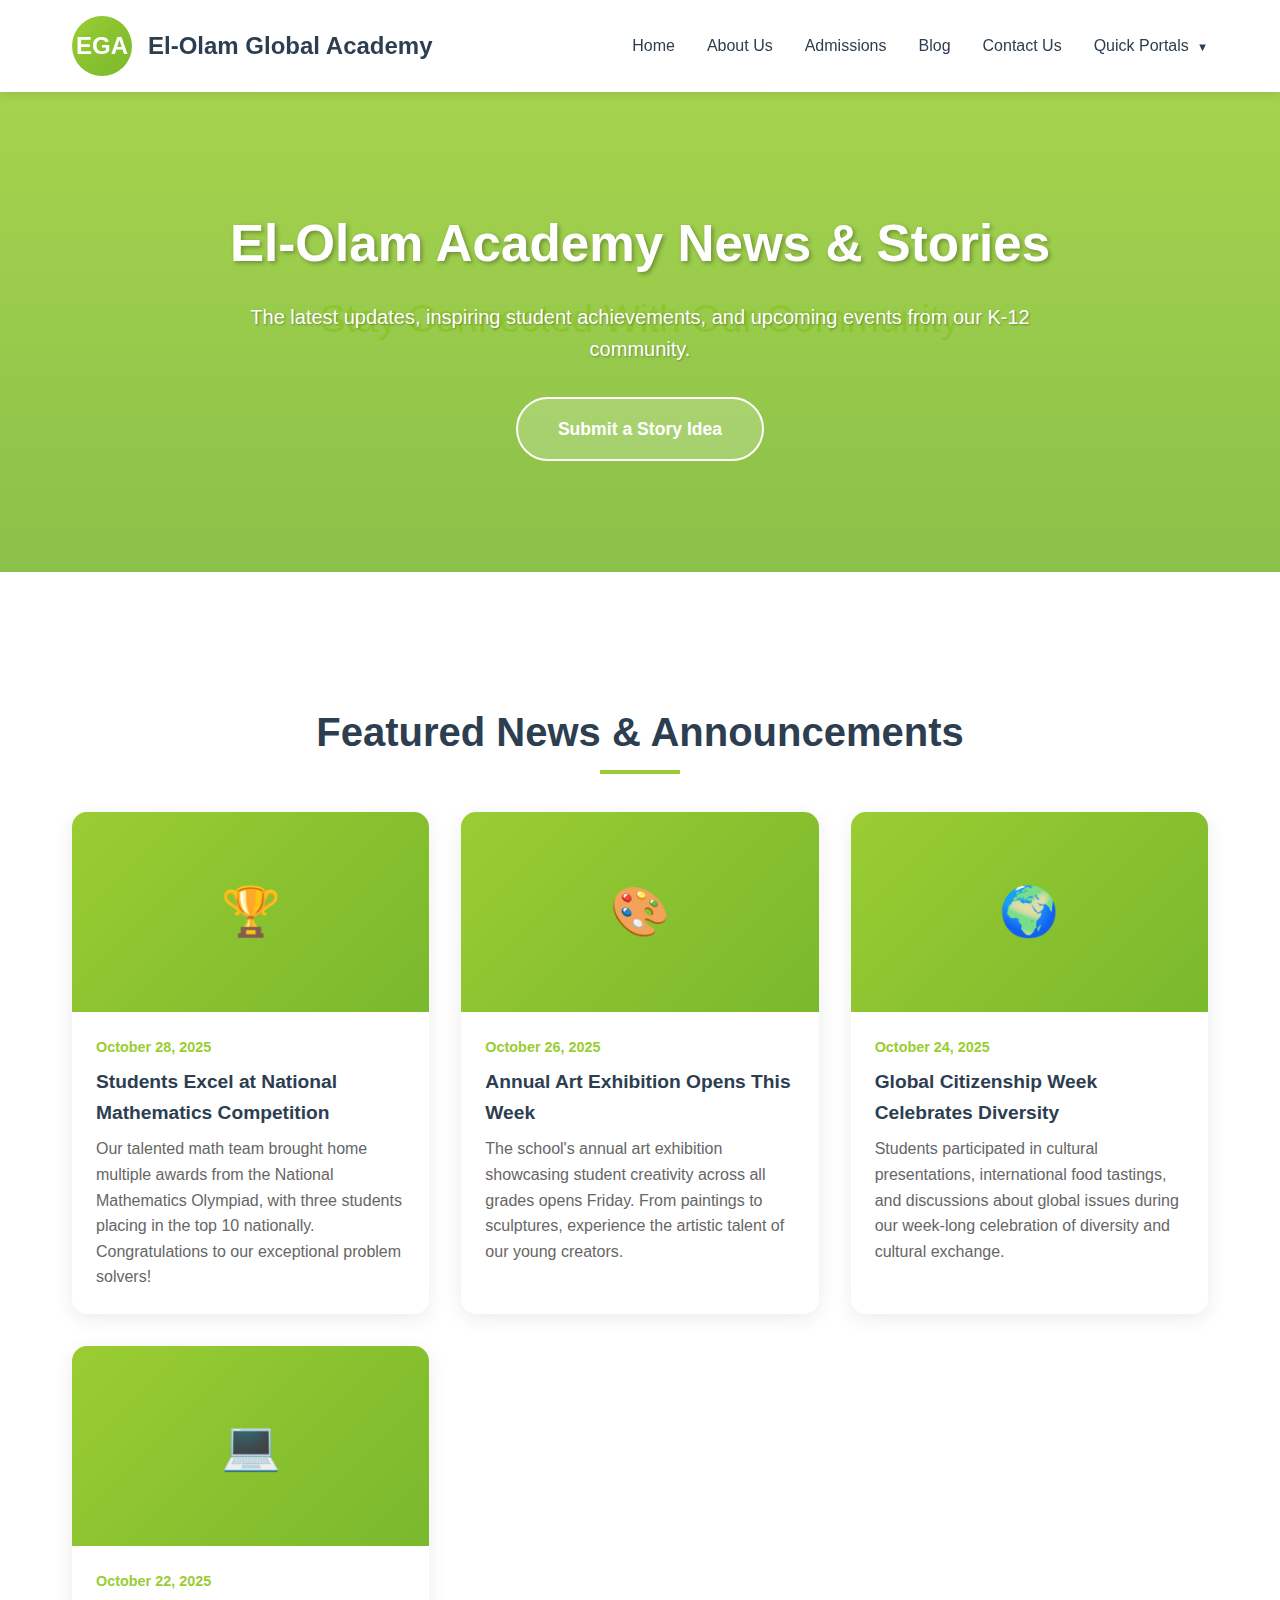
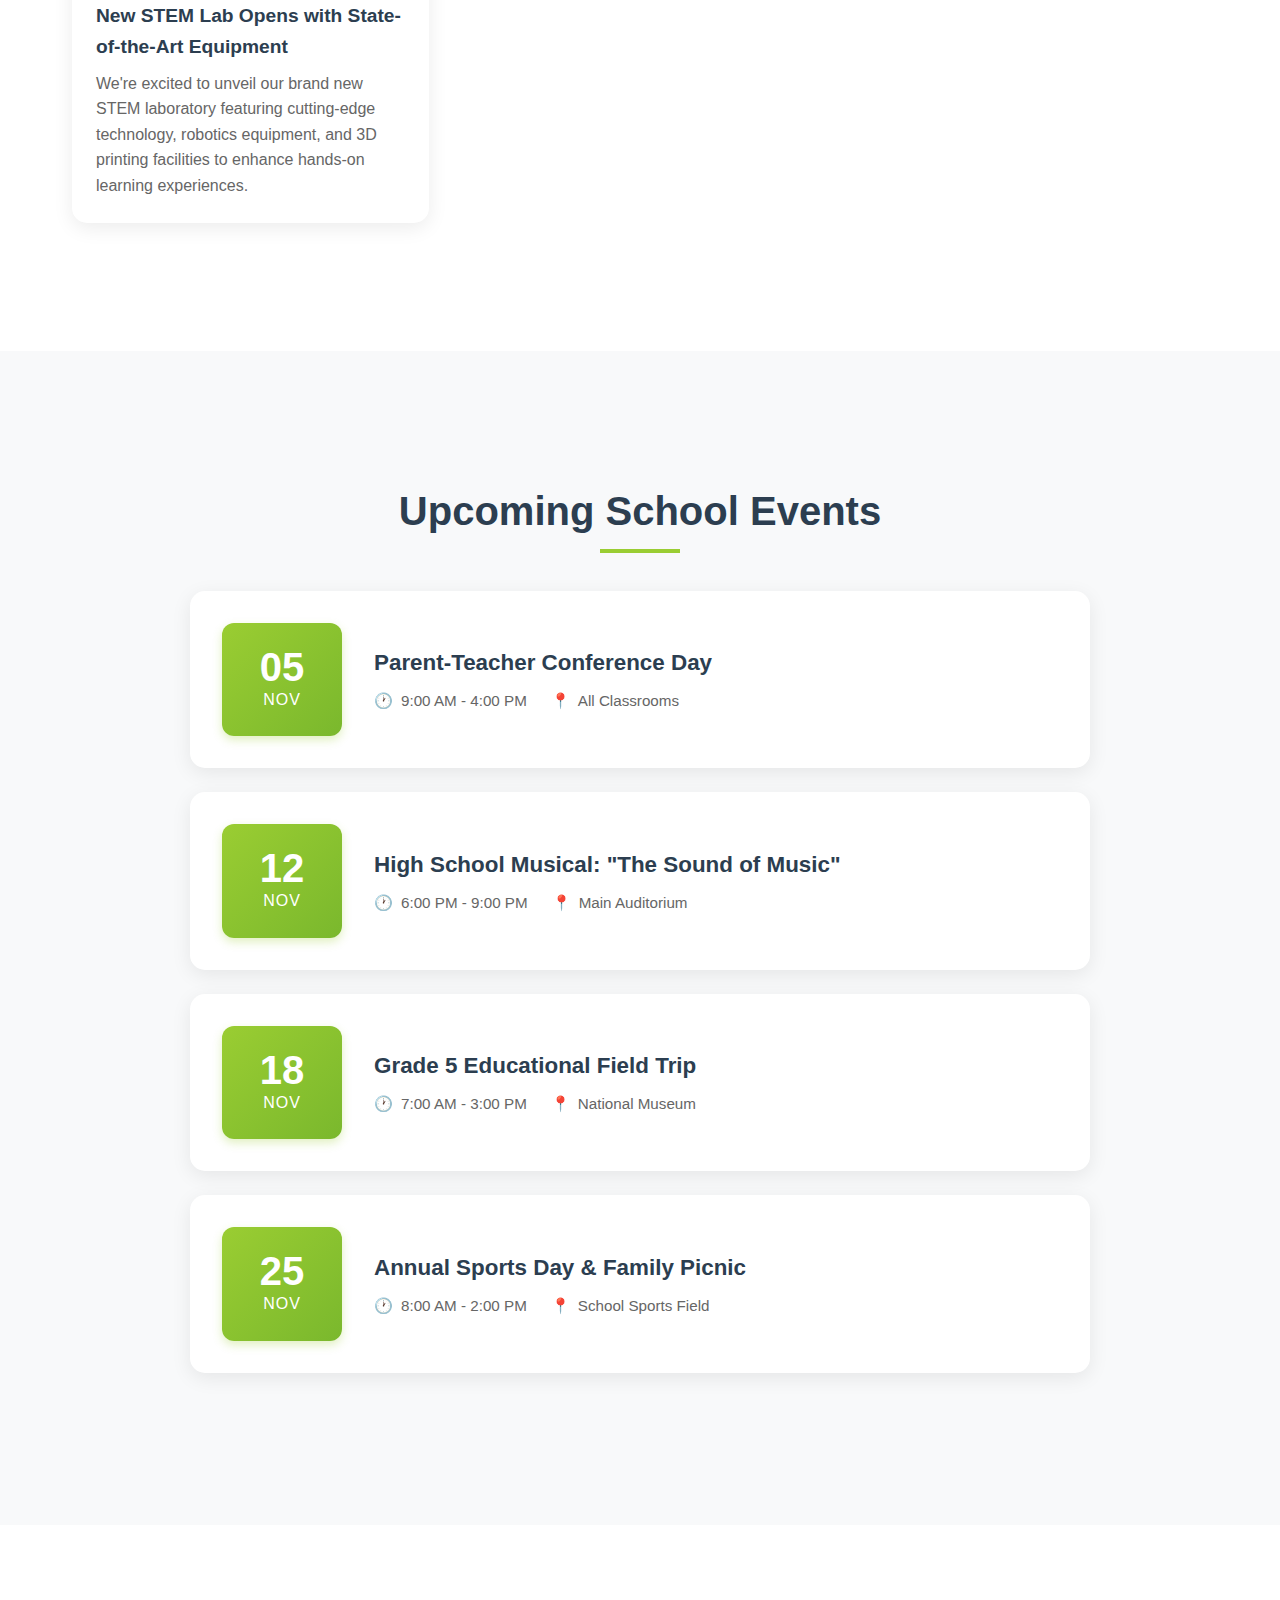
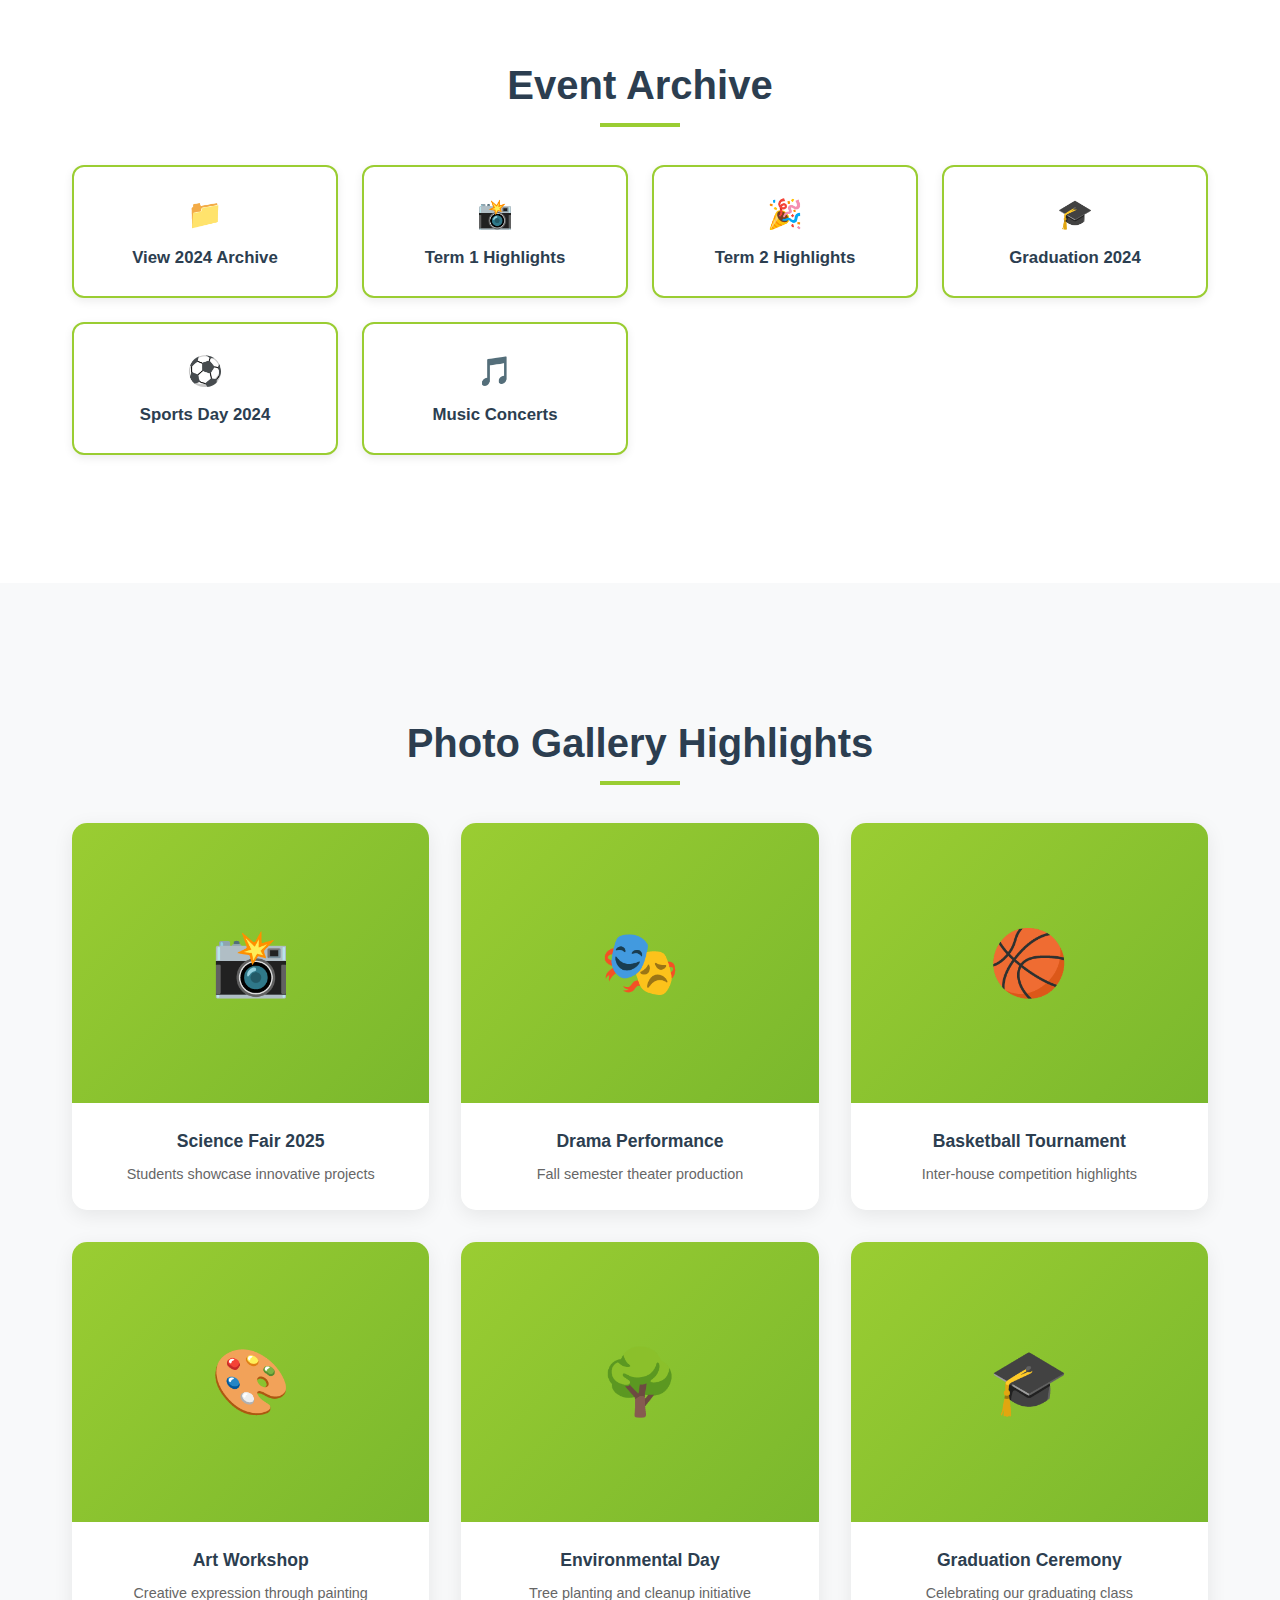
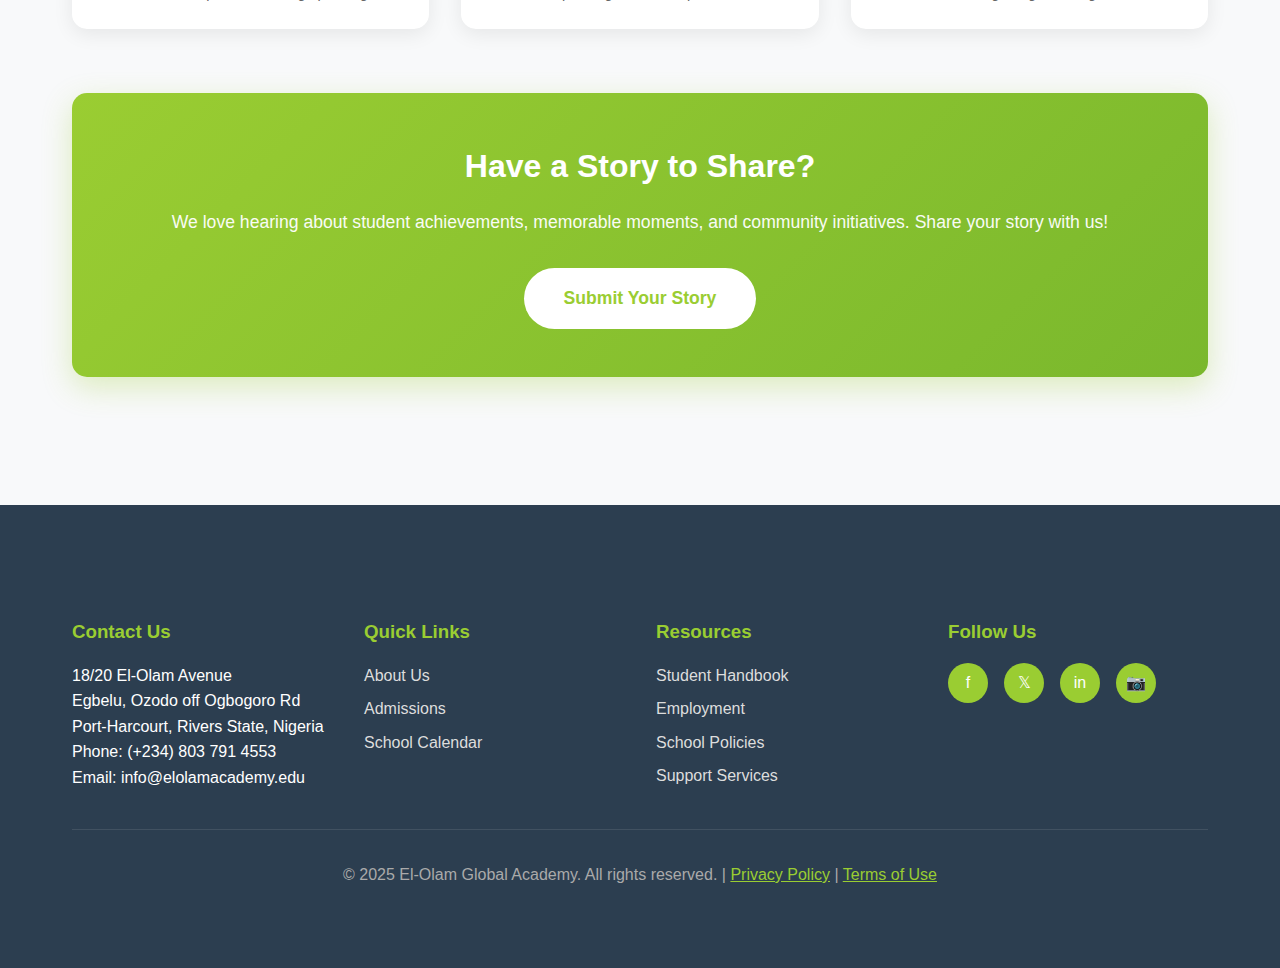
<file: blog.html>
<!DOCTYPE html>
<html lang="en">
<head>
    <meta charset="UTF-8">
    <meta name="viewport" content="width=device-width, initial-scale=1.0">
    <title>News & Stories - El-Olam Global Academy</title>
    <link rel="stylesheet" href="home.css">
    <link rel="stylesheet" href="blog.css">
</head>
<body>
       <!-- Header -->
    <header>
        <nav>
            <div class="logo-section">
                <div class="logo">EGA</div>
                <div class="school-name">El-Olam Global Academy</div>
            </div>
            <ul class="nav-links">
                <li><a href="index.html">Home</a></li>
                <li><a href="about.html">About Us</a></li>
                <li><a href="admission.html">Admissions</a></li>
                <li><a href="blog.html">Blog</a></li>
                <li><a href="contact.html">Contact Us</a></li>
                <li class="dropdown">
                    <a href="#quick-portals">Quick Portals</a>
                    <div class="dropdown-content">
                        <a href="result_checker.html">Result Checker</a>
                        <a href="staff-login.html">Staff Login</a>
                    </div>
                </li>
            </ul>
            <div class="mobile-menu">☰</div>
        </nav>
    </header>
    
    <!-- Blog Hero Section -->
    <section class="blog-hero">
        <div class="blog-hero-content">
            <h1>El-Olam Academy News & Stories</h1>
            <p>The latest updates, inspiring student achievements, and upcoming events from our K-12 community.</p>
            <a href="#submit-story" class="cta-button secondary">Submit a Story Idea</a>
        </div>
    </section>

    <!-- Featured News & Announcements -->
    <section class="featured-news-section" id="calendar">
        <div class="container">
            <h2 class="section-title">Featured News & Announcements</h2>
            <div class="news-grid">
                <div class="news-card">
                    <div class="news-image">🏆</div>
                    <div class="news-content">
                        <div class="news-date">October 28, 2025</div>
                        <h3>Students Excel at National Mathematics Competition</h3>
                        <p>Our talented math team brought home multiple awards from the National Mathematics Olympiad, with three students placing in the top 10 nationally. Congratulations to our exceptional problem solvers!</p>
                    </div>
                </div>
                <div class="news-card">
                    <div class="news-image">🎨</div>
                    <div class="news-content">
                        <div class="news-date">October 26, 2025</div>
                        <h3>Annual Art Exhibition Opens This Week</h3>
                        <p>The school's annual art exhibition showcasing student creativity across all grades opens Friday. From paintings to sculptures, experience the artistic talent of our young creators.</p>
                    </div>
                </div>
                <div class="news-card">
                    <div class="news-image">🌍</div>
                    <div class="news-content">
                        <div class="news-date">October 24, 2025</div>
                        <h3>Global Citizenship Week Celebrates Diversity</h3>
                        <p>Students participated in cultural presentations, international food tastings, and discussions about global issues during our week-long celebration of diversity and cultural exchange.</p>
                    </div>
                </div>
                <div class="news-card">
                    <div class="news-image">💻</div>
                    <div class="news-content">
                        <div class="news-date">October 22, 2025</div>
                        <h3>New STEM Lab Opens with State-of-the-Art Equipment</h3>
                        <p>We're excited to unveil our brand new STEM laboratory featuring cutting-edge technology, robotics equipment, and 3D printing facilities to enhance hands-on learning experiences.</p>
                    </div>
                </div>
            </div>
        </div>
    </section>

    <!-- Upcoming School Events -->
    <section class="events-section">
        <div class="container">
            <h2 class="section-title">Upcoming School Events</h2>
            <div class="events-list">
                <div class="event-item">
                    <div class="event-date">
                        <span class="day">05</span>
                        <span class="month">Nov</span>
                    </div>
                    <div class="event-details">
                        <h3>Parent-Teacher Conference Day</h3>
                        <div class="event-meta">
                            <span><span class="icon">🕐</span> 9:00 AM - 4:00 PM</span>
                            <span><span class="icon">📍</span> All Classrooms</span>
                        </div>
                    </div>
                </div>
                <div class="event-item">
                    <div class="event-date">
                        <span class="day">12</span>
                        <span class="month">Nov</span>
                    </div>
                    <div class="event-details">
                        <h3>High School Musical: "The Sound of Music"</h3>
                        <div class="event-meta">
                            <span><span class="icon">🕐</span> 6:00 PM - 9:00 PM</span>
                            <span><span class="icon">📍</span> Main Auditorium</span>
                        </div>
                    </div>
                </div>
                <div class="event-item">
                    <div class="event-date">
                        <span class="day">18</span>
                        <span class="month">Nov</span>
                    </div>
                    <div class="event-details">
                        <h3>Grade 5 Educational Field Trip</h3>
                        <div class="event-meta">
                            <span><span class="icon">🕐</span> 7:00 AM - 3:00 PM</span>
                            <span><span class="icon">📍</span> National Museum</span>
                        </div>
                    </div>
                </div>
                <div class="event-item">
                    <div class="event-date">
                        <span class="day">25</span>
                        <span class="month">Nov</span>
                    </div>
                    <div class="event-details">
                        <h3>Annual Sports Day & Family Picnic</h3>
                        <div class="event-meta">
                            <span><span class="icon">🕐</span> 8:00 AM - 2:00 PM</span>
                            <span><span class="icon">📍</span> School Sports Field</span>
                        </div>
                    </div>
                </div>
            </div>
        </div>
    </section>

    <!-- Event Archive -->
    <section class="archive-section">
        <div class="container">
            <h2 class="section-title">Event Archive</h2>
            <div class="archive-grid">
                <a href="#archive-2024" class="archive-button">
                    <span class="icon">📁</span>
                    View 2024 Archive
                </a>
                <a href="#term1" class="archive-button">
                    <span class="icon">📸</span>
                    Term 1 Highlights
                </a>
                <a href="#term2" class="archive-button">
                    <span class="icon">🎉</span>
                    Term 2 Highlights
                </a>
                <a href="#graduation" class="archive-button">
                    <span class="icon">🎓</span>
                    Graduation 2024
                </a>
                <a href="#sports" class="archive-button">
                    <span class="icon">⚽</span>
                    Sports Day 2024
                </a>
                <a href="#concerts" class="archive-button">
                    <span class="icon">🎵</span>
                    Music Concerts
                </a>
            </div>
        </div>
    </section>

    <!-- Photo Gallery Highlights -->
    <section class="gallery-section">
        <div class="container">
            <h2 class="section-title">Photo Gallery Highlights</h2>
            <div class="gallery-grid">
                <div class="gallery-item">
                    <div class="gallery-image">📸</div>
                    <div class="gallery-caption">
                        <h4>Science Fair 2025</h4>
                        <p>Students showcase innovative projects</p>
                    </div>
                </div>
                <div class="gallery-item">
                    <div class="gallery-image">🎭</div>
                    <div class="gallery-caption">
                        <h4>Drama Performance</h4>
                        <p>Fall semester theater production</p>
                    </div>
                </div>
                <div class="gallery-item">
                    <div class="gallery-image">🏀</div>
                    <div class="gallery-caption">
                        <h4>Basketball Tournament</h4>
                        <p>Inter-house competition highlights</p>
                    </div>
                </div>
                <div class="gallery-item">
                    <div class="gallery-image">🎨</div>
                    <div class="gallery-caption">
                        <h4>Art Workshop</h4>
                        <p>Creative expression through painting</p>
                    </div>
                </div>
                <div class="gallery-item">
                    <div class="gallery-image">🌳</div>
                    <div class="gallery-caption">
                        <h4>Environmental Day</h4>
                        <p>Tree planting and cleanup initiative</p>
                    </div>
                </div>
                <div class="gallery-item">
                    <div class="gallery-image">🎓</div>
                    <div class="gallery-caption">
                        <h4>Graduation Ceremony</h4>
                        <p>Celebrating our graduating class</p>
                    </div>
                </div>
            </div>

            <!-- CTA Box -->
            <div class="cta-box">
                <h3>Have a Story to Share?</h3>
                <p>We love hearing about student achievements, memorable moments, and community initiatives. Share your story with us!</p>
                <a href="#submit-story" class="cta-button">Submit Your Story</a>
            </div>
        </div>
    </section>

    <!-- Footer -->
    <footer>
        <div class="container" id="contact-details">
            <div class="footer-content">
                <div class="footer-section">
                    <h3>Contact Us</h3>
                    <p>18/20 El-Olam Avenue<br>
                    Egbelu, Ozodo off Ogbogoro Rd<br>
                    Port-Harcourt, Rivers State, Nigeria<br>
                    Phone: (+234) 803 791 4553<br>
                    Email: info@elolamacademy.edu</p>
                </div>
                <div class="footer-section">
                    <h3>Quick Links</h3>
                    <ul>
                        <li><a href="about.html">About Us</a></li>
                        <li><a href="admission.html">Admissions</a></li>
                        <li><a href="#calendar">School Calendar</a></li>
                    </ul>
                </div>
                <div class="footer-section">
                    <h3>Resources</h3>
                    <ul>
                        <li><a href="#handbook">Student Handbook</a></li>
                        <li><a href="#employment">Employment</a></li>
                        <li><a href="#policies">School Policies</a></li>
                        <li><a href="#support">Support Services</a></li>
                    </ul>
                </div>
                <div class="footer-section">
                    <h3>Follow Us</h3>
                    <div class="social-icons">
                        <div class="social-icon">f</div>
                        <div class="social-icon">𝕏</div>
                        <div class="social-icon">in</div>
                        <div class="social-icon">📷</div>
                    </div>
                </div>
            </div>
            <div class="copyright">
                <p>&copy; 2025 El-Olam Global Academy. All rights reserved. | <a href="#privacy" style="color: #9ACD32;">Privacy Policy</a> | <a href="#terms" style="color: #9ACD32;">Terms of Use</a></p>
            </div>
        </div>
    </footer>
</body>
</html>
</file>
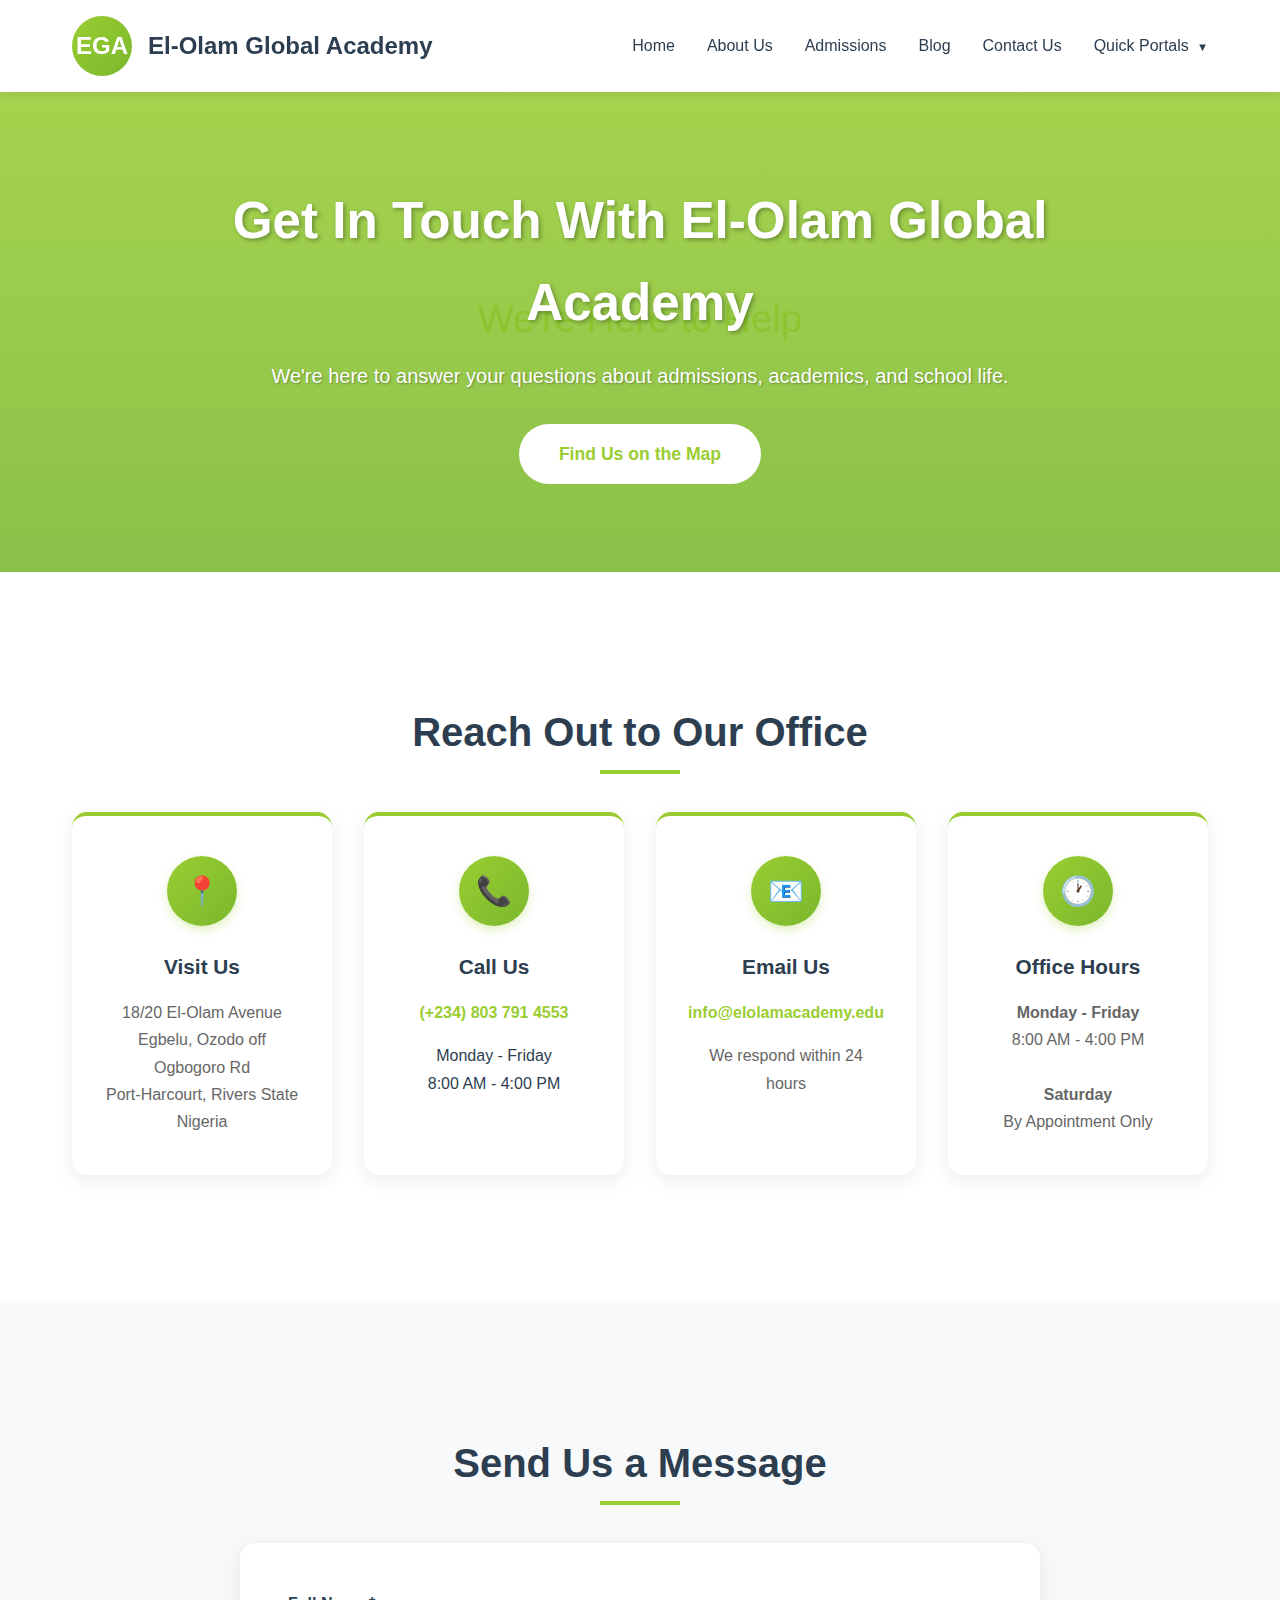
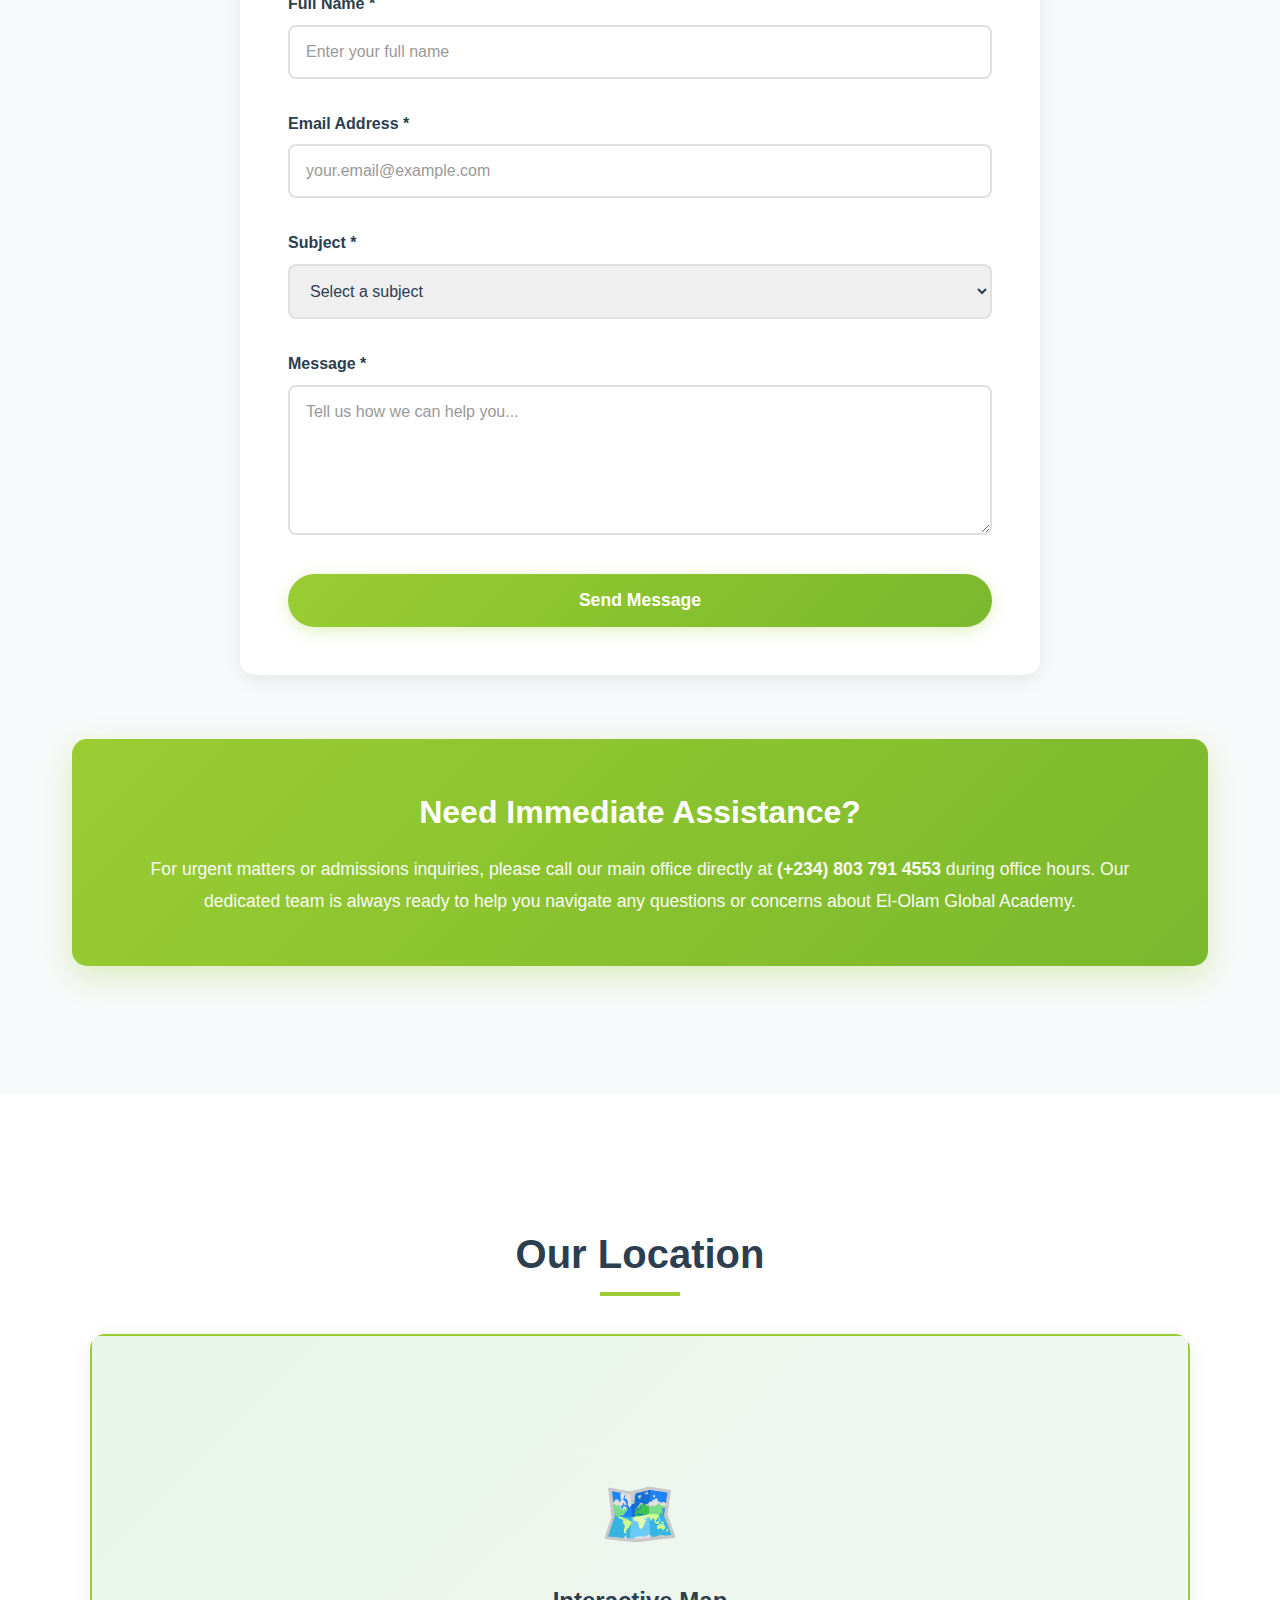
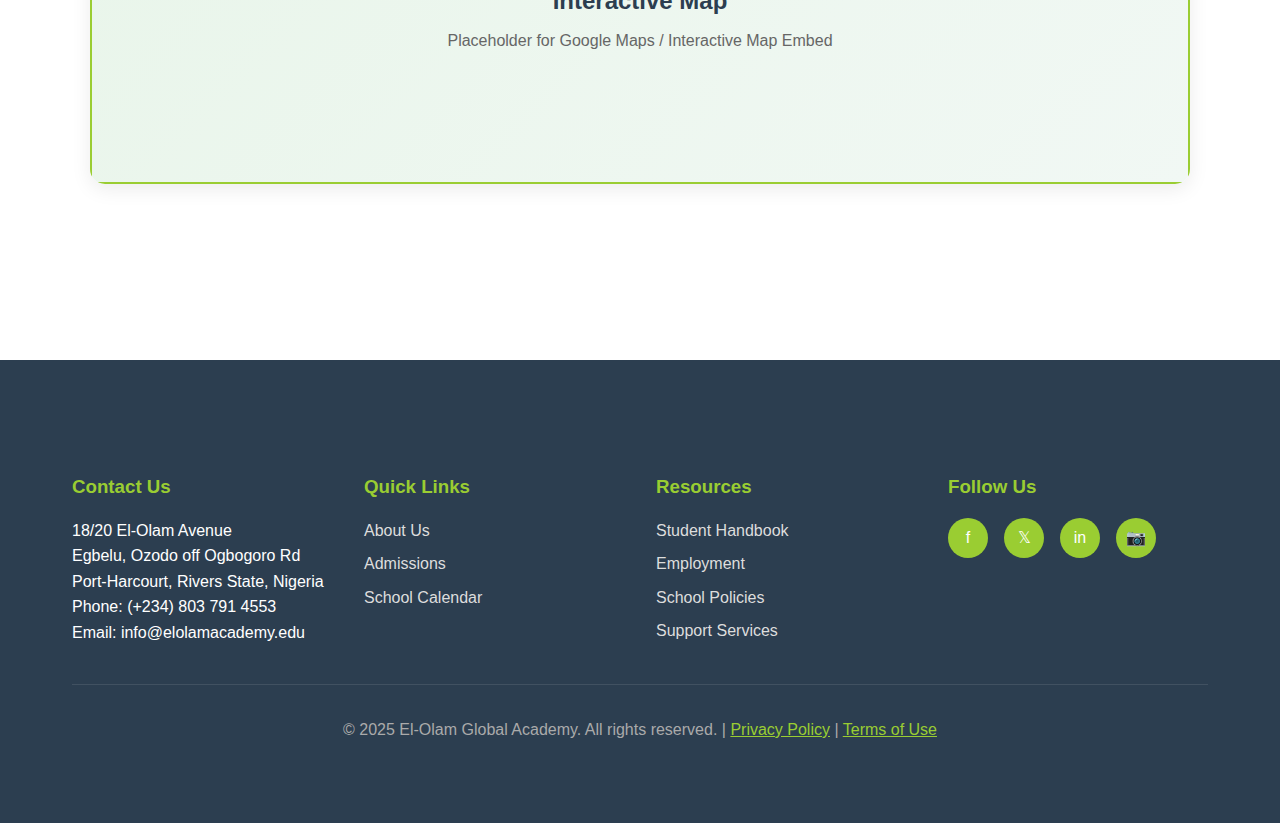
<file: contact.html>
<!DOCTYPE html>
<html lang="en">
<head>
    <meta charset="UTF-8">
    <meta name="viewport" content="width=device-width, initial-scale=1.0">
    <title>Contact Us - El-Olam Global Academy</title>
    <link rel="stylesheet" href="home.css">
    <link rel="stylesheet" href="contact.css">
</head>
<body>
        <!-- Header -->
    <header>
        <nav>
            <div class="logo-section">
                <div class="logo">EGA</div>
                <div class="school-name">El-Olam Global Academy</div>
            </div>
            <ul class="nav-links">
                <li><a href="index.html">Home</a></li>
                <li><a href="about.html">About Us</a></li>
                <li><a href="admission.html">Admissions</a></li>
                <li><a href="blog.html">Blog</a></li>
                <li><a href="contact.html">Contact Us</a></li>
                <li class="dropdown">
                    <a href="#quick-portals">Quick Portals</a>
                    <div class="dropdown-content">
                        <a href="result_checker.html">Result Checker</a>
                        <a href="staff-login.html">Staff Login</a>
                    </div>
                </li>
            </ul>
            <div class="mobile-menu">☰</div>
        </nav>
    </header>

    <!-- Contact Hero Section -->
    <section class="contact-hero">
        <div class="contact-hero-content">
            <h1>Get In Touch With El-Olam Global Academy</h1>
            <p>We're here to answer your questions about admissions, academics, and school life.</p>
            <a href="#map" class="cta-button">Find Us on the Map</a>
        </div>
    </section>

    <!-- Primary Contact Information -->
    <section class="contact-info-section">
        <div class="container">
            <h2 class="section-title">Reach Out to Our Office</h2>
            <div class="contact-cards">
                <div class="contact-card">
                    <div class="contact-icon">📍</div>
                    <h3>Visit Us</h3>
                    <p>18/20 El-Olam Avenue<br>
                    Egbelu, Ozodo off Ogbogoro Rd<br>
                    Port-Harcourt, Rivers State<br>
                    Nigeria</p>
                </div>
                <div class="contact-card">
                    <div class="contact-icon">📞</div>
                    <h3>Call Us</h3>
                    <p><a href="tel:+2348037914553">(+234) 803 791 4553</a></p>
                    <p style="margin-top: 1rem; color: #2c3e50;">Monday - Friday<br>8:00 AM - 4:00 PM</p>
                </div>
                <div class="contact-card">
                    <div class="contact-icon">📧</div>
                    <h3>Email Us</h3>
                    <p><a href="mailto:info@elolamacademy.edu">info@elolamacademy.edu</a></p>
                    <p style="margin-top: 1rem; color: #666;">We respond within 24 hours</p>
                </div>
                <div class="contact-card">
                    <div class="contact-icon">🕐</div>
                    <h3>Office Hours</h3>
                    <p><strong>Monday - Friday</strong><br>
                    8:00 AM - 4:00 PM<br><br>
                    <strong>Saturday</strong><br>
                    By Appointment Only</p>
                </div>
            </div>
        </div>
    </section>

    <!-- Contact Form -->
    <section class="form-section">
        <div class="container">
            <h2 class="section-title">Send Us a Message</h2>
            <form class="contact-form" action="#" method="POST">
                <div class="form-group">
                    <label for="full-name">Full Name *</label>
                    <input 
                        type="text" 
                        id="full-name" 
                        name="full-name" 
                        placeholder="Enter your full name"
                        required
                    >
                </div>
                <div class="form-group">
                    <label for="email">Email Address *</label>
                    <input 
                        type="email" 
                        id="email" 
                        name="email" 
                        placeholder="your.email@example.com"
                        required
                    >
                </div>
                <div class="form-group">
                    <label for="subject">Subject *</label>
                    <select id="subject" name="subject" required>
                        <option value="">Select a subject</option>
                        <option value="general">General Inquiry</option>
                        <option value="admissions">Admissions</option>
                        <option value="technical">Technical Support</option>
                        <option value="other">Other</option>
                    </select>
                </div>
                <div class="form-group">
                    <label for="message">Message *</label>
                    <textarea 
                        id="message" 
                        name="message" 
                        placeholder="Tell us how we can help you..."
                        required
                    ></textarea>
                </div>
                <button type="submit" class="submit-button">Send Message</button>
            </form>

            <!-- Additional Info Box -->
            <div class="info-box">
                <h3>Need Immediate Assistance?</h3>
                <p>For urgent matters or admissions inquiries, please call our main office directly at <strong>(+234) 803 791 4553</strong> during office hours. Our dedicated team is always ready to help you navigate any questions or concerns about El-Olam Global Academy.</p>
            </div>
        </div>
    </section>

    <!-- Location Map -->
    <section class="map-section" id="map">
        <div class="container">
            <h2 class="section-title">Our Location</h2>
            <div class="map-container">
                <div class="map-placeholder">
                    <div class="icon">🗺️</div>
                    <h3>Interactive Map</h3>
                    <p>Placeholder for Google Maps / Interactive Map Embed</p>
                </div>
            </div>
        </div>
    </section>

    <!-- Footer -->
    <footer>
        <div class="container">
            <div class="footer-content">
                <div class="footer-section">
                    <h3>Contact Us</h3>
                    <p>18/20 El-Olam Avenue<br>
                    Egbelu, Ozodo off Ogbogoro Rd<br>
                    Port-Harcourt, Rivers State, Nigeria<br>
                    Phone: (+234) 803 791 4553<br>
                    Email: info@elolamacademy.edu</p>
                </div>
                <div class="footer-section">
                    <h3>Quick Links</h3>
                    <ul>
                        <li><a href="about.html">About Us</a></li>
                        <li><a href="admission.html">Admissions</a></li>
                        <li><a href="blog.html">School Calendar</a></li>
                    </ul>
                </div>
                <div class="footer-section">
                    <h3>Resources</h3>
                    <ul>
                        <li><a href="#handbook">Student Handbook</a></li>
                        <li><a href="#employment">Employment</a></li>
                        <li><a href="#policies">School Policies</a></li>
                        <li><a href="#support">Support Services</a></li>
                    </ul>
                </div>
                <div class="footer-section">
                    <h3>Follow Us</h3>
                    <div class="social-icons">
                        <div class="social-icon">f</div>
                        <div class="social-icon">𝕏</div>
                        <div class="social-icon">in</div>
                        <div class="social-icon">📷</div>
                    </div>
                </div>
            </div>
            <div class="copyright">
                <p>&copy; 2025 El-Olam Global Academy. All rights reserved. | <a href="#privacy" style="color: #9ACD32;">Privacy Policy</a> | <a href="#terms" style="color: #9ACD32;">Terms of Use</a></p>
            </div>
        </div>
    </footer>
</body>
</html>
</file>
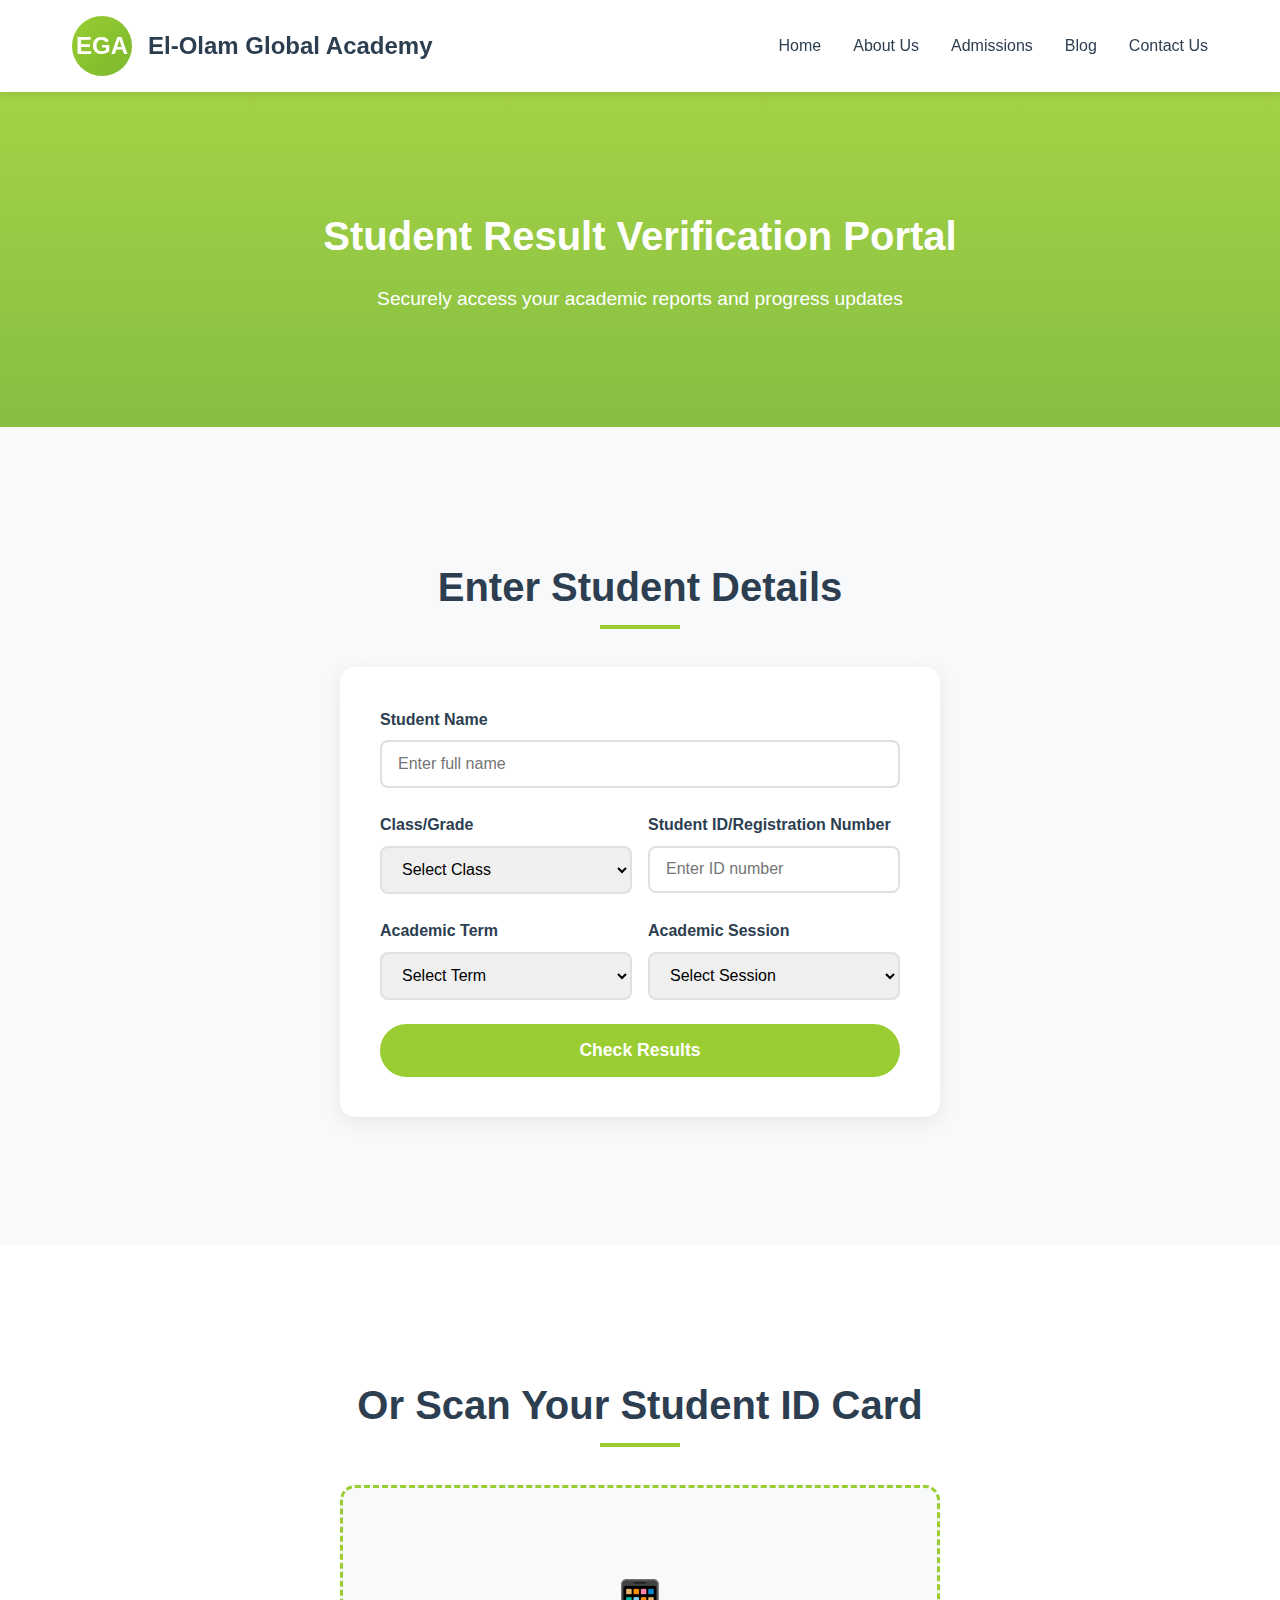
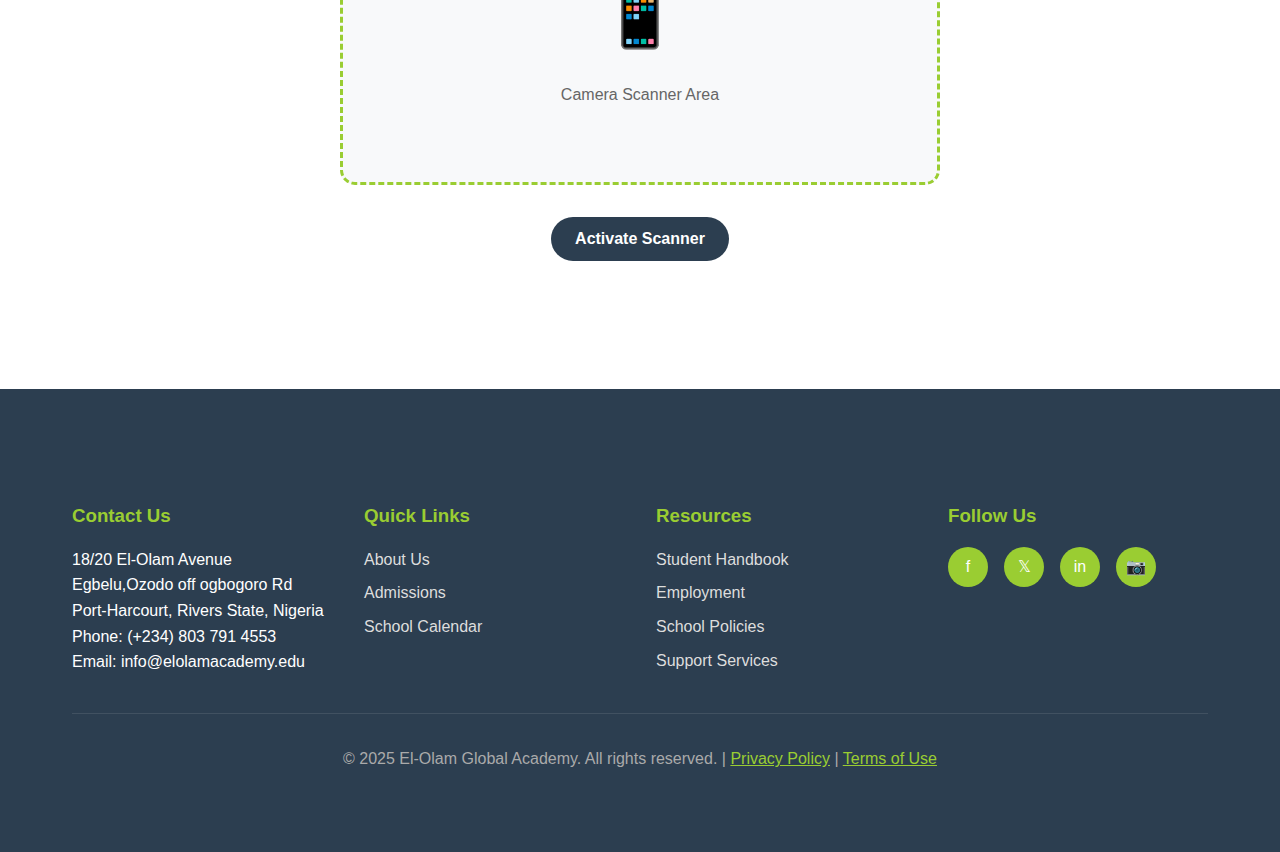
<file: result_checker.html>
<!DOCTYPE html>
<html lang="en">
<head>
    <meta charset="UTF-8">
    <meta name="viewport" content="width=device-width, initial-scale=1.0">
    <title>Student Result Verification - El-Olam Global Academy</title>
    <link rel="stylesheet" href="result_checker.css">
</head>
<body>
    <!-- Header -->
    <header>
        <nav>
            <div class="logo-section">
                <div class="logo">EGA</div>
                <div class="school-name">El-Olam Global Academy</div>
            </div>
            <ul class="nav-links">
                <li><a href="index.html">Home</a></li>
                <li><a href="about.html">About Us</a></li>
                <li><a href="admission.html">Admissions</a></li>
                <li><a href="blog.html">Blog</a></li>
                <li><a href="contact.html">Contact Us</a></li>
            </ul>
            <div class="mobile-menu">☰</div>
        </nav>
    </header>

    <!-- Page Title Section -->
    <section class="page-title">
        <div class="container">
            <h1>Student Result Verification Portal</h1>
            <p>Securely access your academic reports and progress updates</p>
        </div>
    </section>

    <!-- Result Checker Form -->
    <section class="form-section">
        <div class="container">
            <h2 class="section-title">Enter Student Details</h2>
            <div class="form-container">
                <form id="resultForm">
                    <div class="form-group">
                        <label for="studentName">Student Name</label>
                        <input type="text" id="studentName" class="form-control" placeholder="Enter full name" required>
                    </div>
                    
                    <div class="form-row">
                        <div class="form-group">
                            <label for="studentClass">Class/Grade</label>
                            <select id="studentClass" class="form-control" required>
                                <option value="" disabled selected>Select Class</option>
                                <option value="primary1">Primary 1</option>
                                <option value="primary2">Primary 2</option>
                                <option value="primary3">Primary 3</option>
                                <option value="primary4">Primary 4</option>
                                <option value="primary5">Primary 5</option>
                                <option value="jss1">JSS 1</option>
                                <option value="jss2">JSS 2</option>
                                <option value="jss3">JSS 3</option>
                                <option value="sss1">SSS 1</option>
                                <option value="sss2">SSS 2</option>
                                <option value="sss3">SSS 3</option>
                            </select>
                        </div>
                        
                        <div class="form-group">
                            <label for="studentId">Student ID/Registration Number</label>
                            <input type="text" id="studentId" class="form-control" placeholder="Enter ID number" required>
                        </div>
                    </div>
                    
                    <div class="form-row">
                        <div class="form-group">
                            <label for="academicTerm">Academic Term</label>
                            <select id="academicTerm" class="form-control" required>
                                <option value="" disabled selected>Select Term</option>
                                <option value="term1">Term 1</option>
                                <option value="term2">Term 2</option>
                                <option value="term3">Term 3</option>
                            </select>
                        </div>
                        
                        <div class="form-group">
                            <label for="academicYear">Academic Session</label>
                            <select id="academicYear" class="form-control" required>
                                <option value="" disabled selected>Select Session</option>
                                <option value="2024-2025">2024-2025</option>
                                <option value="2023-2024">2023-2024</option>
                                <option value="2022-2023">2022-2023</option>
                            </select>
                        </div>
                    </div>
                    
                    <button type="submit" class="cta-button">Check Results</button>
                </form>
            </div>
        </div>
    </section>

    <!-- QR Code Section -->
    <section class="qr-section">
        <div class="container">
            <h2 class="section-title">Or Scan Your Student ID Card</h2>
            <div class="qr-container">
                <div class="qr-scanner">
                    <div>📱</div>
                    <p>Camera Scanner Area</p>
                </div>
                <button class="secondary-button" id="activateScanner">Activate Scanner</button>
            </div>
        </div>
    </section>

    <!-- Footer -->
    <footer>
        <div class="container" id="contact-details">
            <div class="footer-content">
                <div class="footer-section">
                    <h3>Contact Us</h3>
                    <p>18/20 El-Olam Avenue<br>
                    Egbelu,Ozodo off ogbogoro Rd<br>
                    Port-Harcourt, Rivers State, Nigeria <br>
                    Phone: (+234) 803 791 4553<br>
                    Email: info@elolamacademy.edu</p>
                </div>
                <div class="footer-section">
                    <h3>Quick Links</h3>
                    <ul>
                        <li><a href="about.html">About Us</a></li>
                        <li><a href="admission.html">Admissions</a></li>
                        <li><a href="blog.html">School Calendar</a></li>
                    </ul>
                </div>
                <div class="footer-section">
                    <h3>Resources</h3>
                    <ul>
                        <li><a href="#handbook">Student Handbook</a></li>
                        <li><a href="#employment">Employment</a></li>
                        <li><a href="#policies">School Policies</a></li>
                        <li><a href="#support">Support Services</a></li>
                    </ul>
                </div>
                <div class="footer-section">
                    <h3>Follow Us</h3>
                    <div class="social-icons">
                        <div class="social-icon">f</div>
                        <div class="social-icon">𝕏</div>
                        <div class="social-icon">in</div>
                        <div class="social-icon">📷</div>
                    </div>
                </div>
            </div>
            <div class="copyright">
                <p>&copy; 2025 El-Olam Global Academy. All rights reserved. | <a href="#privacy" style="color: #9ACD32;">Privacy Policy</a> | <a href="#terms" style="color: #9ACD32;">Terms of Use</a></p>
            </div>
        </div>
    </footer>

    <script>
        // Form submission handling
        document.getElementById('resultForm').addEventListener('submit', function(e) {
            e.preventDefault();
            
            // In a real implementation, this would connect to a backend API
            // For demonstration, we'll simulate a loading state and success message
            const submitButton = this.querySelector('.cta-button');
            const originalText = submitButton.textContent;
            
            submitButton.textContent = 'Checking...';
            submitButton.disabled = true;
            
            setTimeout(() => {
                // Simulate API call delay
                alert('Results retrieved successfully! In a real implementation, this would display the student\'s results.');
                submitButton.textContent = originalText;
                submitButton.disabled = false;
            }, 1500);
        });
        
        // QR Scanner activation
        document.getElementById('activateScanner').addEventListener('click', function() {
            // In a real implementation, this would activate the device camera
            alert('Camera scanner activated! In a real implementation, this would open the device camera for QR scanning.');
        });
    </script>
</body>
</html>
</file>
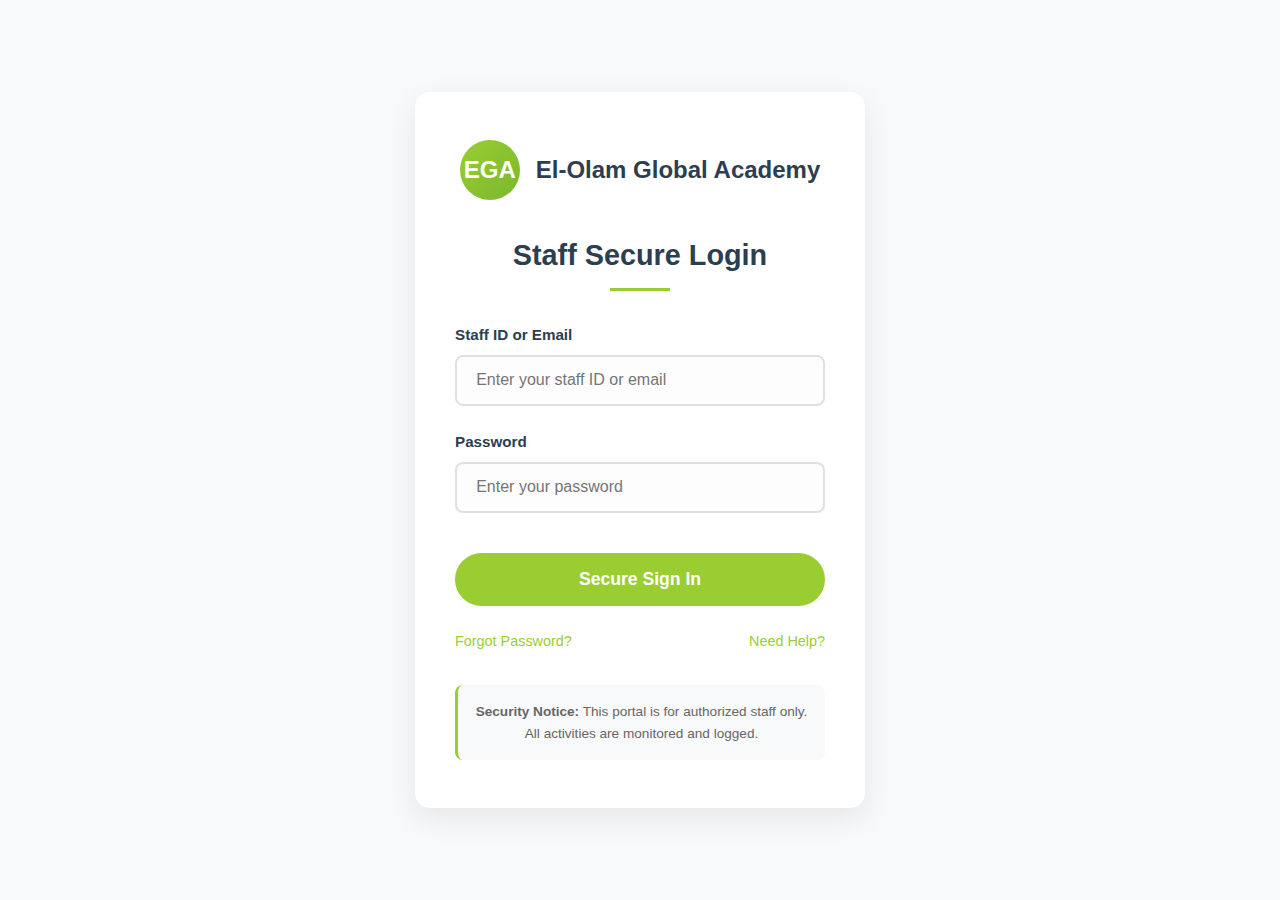
<file: staff-login.html>
<!DOCTYPE html>
<html lang="en">
<head>
    <meta charset="UTF-8">
    <meta name="viewport" content="width=device-width, initial-scale=1.0">
    <title>Staff Secure Login - El-Olam Global Academy</title>
    <link rel="stylesheet" href="staff-login.css">
</head>
<body>
    <div class="login-container">
        <div class="login-box">
            <!-- Logo & Branding -->
            <div class="logo-section">
                <div class="logo">EGA</div>
                <div class="school-name">El-Olam Global Academy</div>
            </div>
            
            <!-- Login Title -->
            <h2 class="login-title">Staff Secure Login</h2>
            
            <!-- Login Form -->
            <form class="login-form" id="staffLoginForm">
                <div class="form-group">
                    <label for="staffId">Staff ID or Email</label>
                    <input type="text" id="staffId" class="form-control" placeholder="Enter your staff ID or email" required>
                </div>
                
                <div class="form-group">
                    <label for="password">Password</label>
                    <input type="password" id="password" class="form-control" placeholder="Enter your password" required>
                </div>
                
                <button type="submit" class="cta-button">Secure Sign In</button>
            </form>
            
            <!-- Utility Links -->
            <div class="utility-links">
                <a href="#forgot-password">Forgot Password?</a>
                <a href="#help">Need Help?</a>
            </div>
            
            <!-- Security Notice -->
            <div class="security-notice">
                <strong>Security Notice:</strong> This portal is for authorized staff only. All activities are monitored and logged.
            </div>
        </div>
    </div>

    <script>
        // Form submission handling
        document.getElementById('staffLoginForm').addEventListener('submit', function(e) {
            e.preventDefault();
            
            // In a real implementation, this would connect to a secure authentication API
            const submitButton = this.querySelector('.cta-button');
            const originalText = submitButton.textContent;
            
            submitButton.textContent = 'Authenticating...';
            submitButton.disabled = true;
            
            // Simulate authentication process
            setTimeout(() => {
                // In a real implementation, this would redirect to staff dashboard
                alert('Authentication successful! In a real implementation, this would redirect to the staff dashboard.');
                submitButton.textContent = originalText;
                submitButton.disabled = false;
            }, 1500);
        });
    </script>
</body>
</html>
</file>
<file: home.css>
* {
            margin: 0;
            padding: 0;
            box-sizing: border-box;
        }

        body {
            font-family: 'Segoe UI', Tahoma, Geneva, Verdana, sans-serif;
            line-height: 1.6;
            color: #2c3e50;
        }

        /* Header & Navigation */
        header {
            background: white;
            box-shadow: 0 2px 10px rgba(0,0,0,0.1);
            position: sticky;
            top: 0;
            z-index: 1000;
        }

        nav {
            max-width: 1200px;
            margin: 0 auto;
            display: flex;
            justify-content: space-between;
            align-items: center;
            padding: 1rem 2rem;
        }

        .logo-section {
            display: flex;
            align-items: center;
            gap: 1rem;
        }

        .logo {
            width: 60px;
            height: 60px;
            background: linear-gradient(135deg, #9ACD32, #7AB82D);
            border-radius: 50%;
            display: flex;
            align-items: center;
            justify-content: center;
            font-size: 24px;
            font-weight: bold;
            color: white;
        }

        .school-name {
            font-size: 1.5rem;
            font-weight: 700;
            color: #2c3e50;
        }

        .nav-links {
            display: flex;
            gap: 2rem;
            list-style: none;
        }

        .nav-links a {
            text-decoration: none;
            color: #2c3e50;
            font-weight: 500;
            transition: color 0.3s;
        }

        .nav-links a:hover {
            color: #9ACD32;
        }

        .mobile-menu {
            display: none;
            font-size: 1.5rem;
            cursor: pointer;
            color: #2c3e50;
        }

        /* Hero Section */
        .hero {
            background-image: linear-gradient(rgba(154, 205, 50, 0.85), rgba(122, 184, 45, 0.85)), url(https://encrypted-tbn0.gstatic.com/images?q=tbn:ANd9GcSNCxI8HRVYO6BpLKhQtFqHG-2gOX8CIw2G5A&s);
            background-size: cover;
            background-position: center;
            height: 600px;
            display: flex;
            align-items: center;
            justify-content: center;
            color: white;
            text-align: center;
        }

        .hero-content {
            max-width: 800px;
            padding: 2rem;
        }

        .hero h1 {
            font-size: 3.5rem;
            margin-bottom: 1rem;
            text-shadow: 2px 2px 4px rgba(0,0,0,0.3);
        }

        .hero p {
            font-size: 1.3rem;
            margin-bottom: 2rem;
            text-shadow: 1px 1px 2px rgba(0,0,0,0.3);
        }

        .cta-button {
            background: white;
            color: #9ACD32;
            padding: 1rem 2.5rem;
            font-size: 1.1rem;
            font-weight: 600;
            border: none;
            border-radius: 50px;
            cursor: pointer;
            transition: all 0.3s;
            text-decoration: none;
            display: inline-block;
        }

        .cta-button:hover {
            background: #2c3e50;
            color: white;
            transform: translateY(-3px);
            box-shadow: 0 10px 20px rgba(0,0,0,0.2);
        }

        /* Container */
        .container {
            max-width: 1200px;
            margin: 0 auto;
            padding: 4rem 2rem;
        }

        /* Welcome Section */
        .welcome {
            text-align: center;
            margin-bottom: 4rem;
        }

        .welcome h2 {
            font-size: 2.5rem;
            color: #2c3e50;
            margin-bottom: 1rem;
            position: relative;
            display: inline-block;
        }

        .welcome h2::after {
            content: '';
            position: absolute;
            bottom: -10px;
            left: 50%;
            transform: translateX(-50%);
            width: 80px;
            height: 4px;
            background: #9ACD32;
        }

        .welcome p {
            font-size: 1.1rem;
            color: #555;
            max-width: 800px;
            margin: 2rem auto 0;
            line-height: 1.8;
        }

        /* Key Highlights */
        .highlights {
            display: grid;
            grid-template-columns: repeat(auto-fit, minmax(250px, 1fr));
            gap: 2rem;
            margin: 4rem 0;
        }

        .highlight-card {
            background: white;
            padding: 2rem;
            border-radius: 15px;
            box-shadow: 0 5px 20px rgba(0,0,0,0.08);
            text-align: center;
            transition: transform 0.3s, box-shadow 0.3s;
        }

        .highlight-card:hover {
            transform: translateY(-10px);
            box-shadow: 0 15px 30px rgba(154, 205, 50, 0.2);
        }

        .highlight-icon {
            width: 80px;
            height: 80px;
            background: linear-gradient(135deg, #9ACD32, #7AB82D);
            border-radius: 50%;
            display: flex;
            align-items: center;
            justify-content: center;
            margin: 0 auto 1.5rem;
            font-size: 2rem;
        }

        .highlight-card h3 {
            color: #2c3e50;
            margin-bottom: 1rem;
            font-size: 1.3rem;
        }

        .highlight-card p {
            color: #666;
            line-height: 1.6;
        }

        /* News & Events */
        .news-section {
            background: #f8f9fa;
            padding: 4rem 0;
        }

        .section-title {
            text-align: center;
            font-size: 2.5rem;
            color: #2c3e50;
            margin-bottom: 3rem;
            position: relative;
        }

        .section-title::after {
            content: '';
            position: absolute;
            bottom: -10px;
            left: 50%;
            transform: translateX(-50%);
            width: 80px;
            height: 4px;
            background: #9ACD32;
        }

        .news-grid {
            display: grid;
            grid-template-columns: repeat(auto-fit, minmax(300px, 1fr));
            gap: 2rem;
        }

        .news-card {
            background: white;
            border-radius: 15px;
            overflow: hidden;
            box-shadow: 0 5px 20px rgba(0,0,0,0.08);
            transition: transform 0.3s;
        }

        .news-card:hover {
            transform: translateY(-5px);
        }

        .news-image {
            width: 100%;
            height: 200px;
            background: linear-gradient(135deg, #9ACD32, #7AB82D);
            display: flex;
            align-items: center;
            justify-content: center;
            color: white;
            font-size: 3rem;
        }

        .news-content {
            padding: 1.5rem;
        }

        .news-date {
            color: #9ACD32;
            font-weight: 600;
            font-size: 0.9rem;
            margin-bottom: 0.5rem;
        }

        .news-card h3 {
            color: #2c3e50;
            margin-bottom: 0.5rem;
            font-size: 1.2rem;
        }

        .news-card p {
            color: #666;
            line-height: 1.6;
        }

        /* Quick Links */
        .quick-links {
            padding: 4rem 0;
        }

        .portal-grid {
            display: grid;
            grid-template-columns: repeat(auto-fit, minmax(250px, 1fr));
            gap: 2rem;
        }

        .portal-card {
            background: linear-gradient(135deg, #9ACD32, #7AB82D);
            color: white;
            padding: 3rem 2rem;
            border-radius: 15px;
            text-align: center;
            cursor: pointer;
            transition: all 0.3s;
            text-decoration: none;
            display: block;
        }

        .portal-card:hover {
            transform: scale(1.05);
            box-shadow: 0 15px 30px rgba(154, 205, 50, 0.3);
        }

        .portal-card h3 {
            font-size: 1.5rem;
            margin-bottom: 0.5rem;
        }

        .portal-card p {
            opacity: 0.9;
        }

        /* Footer */
        footer {
            background: #2c3e50;
            color: white;
            padding: 3rem 0 1rem;
        }

        .footer-content {
            display: grid;
            grid-template-columns: repeat(auto-fit, minmax(250px, 1fr));
            gap: 2rem;
            margin-bottom: 2rem;
        }

        .footer-section h3 {
            color: #9ACD32;
            margin-bottom: 1rem;
        }

        .footer-section ul {
            list-style: none;
        }

        .footer-section ul li {
            margin-bottom: 0.5rem;
        }

        .footer-section a {
            color: #ddd;
            text-decoration: none;
            transition: color 0.3s;
        }

        .footer-section a:hover {
            color: #9ACD32;
        }

        .social-icons {
            display: flex;
            gap: 1rem;
            margin-top: 1rem;
        }

        .social-icon {
            width: 40px;
            height: 40px;
            background: #9ACD32;
            border-radius: 50%;
            display: flex;
            align-items: center;
            justify-content: center;
            cursor: pointer;
            transition: background 0.3s;
        }

        .social-icon:hover {
            background: #7AB82D;
        }

        .copyright {
            text-align: center;
            padding-top: 2rem;
            border-top: 1px solid rgba(255,255,255,0.1);
            color: #aaa;
        }

                /* Dropdown Menu Styles */
        .dropdown {
            position: relative;
        }

        .dropdown-content {
            display: none;
            position: absolute;
            top: 100%;
            left: 0;
            background: white;
            min-width: 200px;
            box-shadow: 0 8px 16px rgba(0,0,0,0.1);
            border-radius: 8px;
            overflow: hidden;
            z-index: 1001;
        }

        .dropdown-content a {
            display: block;
            padding: 0.8rem 1.5rem;
            text-decoration: none;
            color: #2c3e50;
            font-weight: 500;
            transition: all 0.3s;
            border-bottom: 1px solid #f0f0f0;
        }

        .dropdown-content a:last-child {
            border-bottom: none;
        }

        .dropdown-content a:hover {
            background: #f8f9fa;
            color: #9ACD32;
            padding-left: 2rem;
        }

        .dropdown:hover .dropdown-content {
            display: block;
        }

        /* Add a subtle arrow indicator for dropdown */
        .dropdown > a::after {
            content: ' ▼';
            font-size: 0.7em;
            margin-left: 5px;
        }

        /* Responsive */
        @media (max-width: 768px) {
            .nav-links {
                display: none;
            }

            .mobile-menu {
                display: block;
            }

            .hero h1 {
                font-size: 2rem;
            }

            .hero p {
                font-size: 1rem;
            }

            .hero {
                height: 500px;
            }

            .welcome h2, .section-title {
                font-size: 1.8rem;
            }

            .highlights {
                grid-template-columns: 1fr;
            }

        }
</file>
<file: blog.css>
/* Blog Page Specific Styles */
        
        /* Active Navigation Link */
        .nav-links a.active {
            color: #9ACD32;
            border-bottom: 3px solid #9ACD32;
            padding-bottom: 5px;
        }

        /* Blog Hero Section */
        .blog-hero {
            background: linear-gradient(rgba(154, 205, 50, 0.85), rgba(122, 184, 45, 0.85)),
                        url('data:image/svg+xml,<svg xmlns="http://www.w3.org/2000/svg" viewBox="0 0 1200 500"><rect fill="%23e8f5e9" width="1200" height="500"/><text x="600" y="250" font-size="36" fill="%239ACD32" text-anchor="middle" font-family="Arial">Stay Connected With Our Community</text></svg>');
            background-size: cover;
            background-position: center;
            height: 480px;
            display: flex;
            align-items: center;
            justify-content: center;
            color: white;
            text-align: center;
        }

        .blog-hero-content {
            max-width: 900px;
            padding: 2rem;
        }

        .blog-hero h1 {
            font-size: 3.2rem;
            margin-bottom: 1rem;
            text-shadow: 2px 2px 4px rgba(0,0,0,0.3);
        }

        .blog-hero p {
            font-size: 1.25rem;
            margin-bottom: 2rem;
            text-shadow: 1px 1px 2px rgba(0,0,0,0.3);
        }

        .cta-button.secondary {
            background: rgba(255, 255, 255, 0.2);
            color: white;
            border: 2px solid white;
        }

        .cta-button.secondary:hover {
            background: white;
            color: #9ACD32;
        }

        /* Featured News Section */
        .featured-news-section {
            background: white;
            padding: 4rem 0;
        }

        /* Upcoming Events Section */
        .events-section {
            background: #f8f9fa;
            padding: 4rem 0;
        }

        .events-list {
            max-width: 900px;
            margin: 3rem auto 0;
        }

        .event-item {
            background: white;
            padding: 2rem;
            margin-bottom: 1.5rem;
            border-radius: 15px;
            box-shadow: 0 5px 20px rgba(0,0,0,0.08);
            display: grid;
            grid-template-columns: 120px 1fr;
            gap: 2rem;
            align-items: center;
            transition: transform 0.3s, box-shadow 0.3s;
        }

        .event-item:hover {
            transform: translateX(10px);
            box-shadow: 0 8px 25px rgba(154, 205, 50, 0.2);
        }

        .event-date {
            background: linear-gradient(135deg, #9ACD32, #7AB82D);
            color: white;
            padding: 1.5rem;
            border-radius: 12px;
            text-align: center;
            box-shadow: 0 4px 10px rgba(154, 205, 50, 0.3);
        }

        .event-date .day {
            font-size: 2.5rem;
            font-weight: bold;
            line-height: 1;
            display: block;
        }

        .event-date .month {
            font-size: 1rem;
            text-transform: uppercase;
            letter-spacing: 1px;
            margin-top: 0.3rem;
        }

        .event-details h3 {
            color: #2c3e50;
            font-size: 1.4rem;
            margin-bottom: 0.5rem;
        }

        .event-meta {
            color: #666;
            font-size: 0.95rem;
            display: flex;
            gap: 1.5rem;
            flex-wrap: wrap;
            margin-top: 0.5rem;
        }

        .event-meta span {
            display: flex;
            align-items: center;
            gap: 0.5rem;
        }

        .event-meta .icon {
            color: #9ACD32;
        }

        /* Archive Section */
        .archive-section {
            background: white;
            padding: 4rem 0;
        }

        .archive-grid {
            display: grid;
            grid-template-columns: repeat(auto-fit, minmax(240px, 1fr));
            gap: 1.5rem;
            margin-top: 3rem;
        }

        .archive-button {
            background: white;
            border: 2px solid #9ACD32;
            color: #2c3e50;
            padding: 1.5rem 2rem;
            border-radius: 12px;
            text-align: center;
            text-decoration: none;
            display: block;
            font-weight: 600;
            font-size: 1.05rem;
            transition: all 0.3s;
            box-shadow: 0 3px 10px rgba(0,0,0,0.08);
        }

        .archive-button:hover {
            background: linear-gradient(135deg, #9ACD32, #7AB82D);
            color: white;
            transform: translateY(-5px);
            box-shadow: 0 8px 20px rgba(154, 205, 50, 0.3);
        }

        .archive-button .icon {
            font-size: 1.8rem;
            display: block;
            margin-bottom: 0.5rem;
        }

        /* Gallery Section */
        .gallery-section {
            background: #f8f9fa;
            padding: 4rem 0;
        }

        .gallery-grid {
            display: grid;
            grid-template-columns: repeat(auto-fit, minmax(300px, 1fr));
            gap: 2rem;
            margin-top: 3rem;
        }

        .gallery-item {
            background: white;
            border-radius: 15px;
            overflow: hidden;
            box-shadow: 0 5px 20px rgba(0,0,0,0.08);
            transition: transform 0.3s, box-shadow 0.3s;
            cursor: pointer;
        }

        .gallery-item:hover {
            transform: scale(1.05);
            box-shadow: 0 10px 30px rgba(154, 205, 50, 0.2);
        }

        .gallery-image {
            width: 100%;
            height: 280px;
            background: linear-gradient(135deg, #9ACD32, #7AB82D);
            display: flex;
            align-items: center;
            justify-content: center;
            color: white;
            font-size: 4rem;
        }

        .gallery-caption {
            padding: 1.5rem;
            text-align: center;
        }

        .gallery-caption h4 {
            color: #2c3e50;
            font-size: 1.1rem;
            margin-bottom: 0.5rem;
        }

        .gallery-caption p {
            color: #666;
            font-size: 0.9rem;
        }

        /* Call to Action Box */
        .cta-box {
            background: linear-gradient(135deg, #9ACD32, #7AB82D);
            color: white;
            padding: 3rem;
            border-radius: 15px;
            text-align: center;
            margin: 4rem 0 0;
            box-shadow: 0 10px 30px rgba(154, 205, 50, 0.3);
        }

        .cta-box h3 {
            font-size: 2rem;
            margin-bottom: 1rem;
        }

        .cta-box p {
            font-size: 1.1rem;
            margin-bottom: 2rem;
            opacity: 0.95;
        }

        .cta-box .cta-button {
            background: white;
            color: #9ACD32;
        }

        .cta-box .cta-button:hover {
            background: #2c3e50;
            color: white;
        }

                /* Dropdown Menu Styles */
        .dropdown {
            position: relative;
        }

        .dropdown-content {
            display: none;
            position: absolute;
            top: 100%;
            left: 0;
            background: white;
            min-width: 200px;
            box-shadow: 0 8px 16px rgba(0,0,0,0.1);
            border-radius: 8px;
            overflow: hidden;
            z-index: 1001;
        }

        .dropdown-content a {
            display: block;
            padding: 0.8rem 1.5rem;
            text-decoration: none;
            color: #2c3e50;
            font-weight: 500;
            transition: all 0.3s;
            border-bottom: 1px solid #f0f0f0;
        }

        .dropdown-content a:last-child {
            border-bottom: none;
        }

        .dropdown-content a:hover {
            background: #f8f9fa;
            color: #9ACD32;
            padding-left: 2rem;
        }

        .dropdown:hover .dropdown-content {
            display: block;
        }

        /* Add a subtle arrow indicator for dropdown */
        .dropdown > a::after {
            content: ' ▼';
            font-size: 0.7em;
            margin-left: 5px;
        }

        /* Responsive Design */
        @media (max-width: 768px) {
            .blog-hero h1 {
                font-size: 2.2rem;
            }

            .blog-hero p {
                font-size: 1.05rem;
            }

            .blog-hero {
                height: 420px;
            }

            .event-item {
                grid-template-columns: 1fr;
                gap: 1.5rem;
            }

            .event-date {
                max-width: 120px;
                margin: 0 auto;
            }

            .event-details {
                text-align: center;
            }

            .event-meta {
                justify-content: center;
            }

            .gallery-grid {
                grid-template-columns: 1fr;
            }

            .archive-grid {
                grid-template-columns: 1fr;
            }
        }
</file>
<file: contact.css>
/* Contact Page Specific Styles */
        
        /* Active Navigation Link */
        .nav-links a.active {
            color: #9ACD32;
            border-bottom: 3px solid #9ACD32;
            padding-bottom: 5px;
        }

        /* Contact Hero Section */
        .contact-hero {
            background: linear-gradient(rgba(154, 205, 50, 0.85), rgba(122, 184, 45, 0.85)),
                        url('data:image/svg+xml,<svg xmlns="http://www.w3.org/2000/svg" viewBox="0 0 1200 500"><rect fill="%23e8f5e9" width="1200" height="500"/><text x="600" y="250" font-size="36" fill="%239ACD32" text-anchor="middle" font-family="Arial">We\'re Here to Help</text></svg>');
            background-size: cover;
            background-position: center;
            height: 480px;
            display: flex;
            align-items: center;
            justify-content: center;
            color: white;
            text-align: center;
        }

        .contact-hero-content {
            max-width: 900px;
            padding: 2rem;
        }

        .contact-hero h1 {
            font-size: 3.2rem;
            margin-bottom: 1rem;
            text-shadow: 2px 2px 4px rgba(0,0,0,0.3);
        }

        .contact-hero p {
            font-size: 1.25rem;
            margin-bottom: 2rem;
            text-shadow: 1px 1px 2px rgba(0,0,0,0.3);
        }

        /* Contact Information Section */
        .contact-info-section {
            background: white;
            padding: 4rem 0;
        }

        .contact-cards {
            display: grid;
            grid-template-columns: repeat(auto-fit, minmax(260px, 1fr));
            gap: 2rem;
            margin-top: 3rem;
        }

        .contact-card {
            background: white;
            padding: 2.5rem 2rem;
            border-radius: 15px;
            box-shadow: 0 5px 20px rgba(0,0,0,0.08);
            text-align: center;
            transition: transform 0.3s, box-shadow 0.3s;
            border-top: 4px solid #9ACD32;
        }

        .contact-card:hover {
            transform: translateY(-10px);
            box-shadow: 0 15px 30px rgba(154, 205, 50, 0.2);
        }

        .contact-icon {
            width: 70px;
            height: 70px;
            background: linear-gradient(135deg, #9ACD32, #7AB82D);
            border-radius: 50%;
            display: flex;
            align-items: center;
            justify-content: center;
            margin: 0 auto 1.5rem;
            font-size: 1.8rem;
            box-shadow: 0 4px 10px rgba(154, 205, 50, 0.3);
        }

        .contact-card h3 {
            color: #2c3e50;
            margin-bottom: 1rem;
            font-size: 1.3rem;
        }

        .contact-card p {
            color: #666;
            line-height: 1.7;
            font-size: 1rem;
        }

        .contact-card a {
            color: #9ACD32;
            text-decoration: none;
            font-weight: 600;
            transition: color 0.3s;
        }

        .contact-card a:hover {
            color: #7AB82D;
        }

        /* Contact Form Section */
        .form-section {
            background: #f8f9fa;
            padding: 4rem 0;
        }

        .contact-form {
            max-width: 800px;
            margin: 3rem auto;
            background: white;
            padding: 3rem;
            border-radius: 15px;
            box-shadow: 0 5px 20px rgba(0,0,0,0.08);
        }

        .form-group {
            margin-bottom: 2rem;
        }

        .form-group label {
            display: block;
            color: #2c3e50;
            font-weight: 600;
            margin-bottom: 0.5rem;
            font-size: 1rem;
        }

        .form-group input,
        .form-group select,
        .form-group textarea {
            width: 100%;
            padding: 1rem;
            border: 2px solid #e0e0e0;
            border-radius: 8px;
            font-size: 1rem;
            font-family: 'Segoe UI', Tahoma, Geneva, Verdana, sans-serif;
            color: #2c3e50;
            transition: border-color 0.3s, box-shadow 0.3s;
        }

        .form-group input:focus,
        .form-group select:focus,
        .form-group textarea:focus {
            outline: none;
            border-color: #9ACD32;
            box-shadow: 0 0 0 3px rgba(154, 205, 50, 0.1);
        }

        .form-group textarea {
            resize: vertical;
            min-height: 150px;
        }

        .form-group input::placeholder,
        .form-group textarea::placeholder {
            color: #999;
        }

        .submit-button {
            background: linear-gradient(135deg, #9ACD32, #7AB82D);
            color: white;
            padding: 1rem 3rem;
            font-size: 1.1rem;
            font-weight: 600;
            border: none;
            border-radius: 50px;
            cursor: pointer;
            transition: all 0.3s;
            width: 100%;
            box-shadow: 0 4px 15px rgba(154, 205, 50, 0.3);
        }

        .submit-button:hover {
            background: #2c3e50;
            transform: translateY(-3px);
            box-shadow: 0 8px 20px rgba(0,0,0,0.2);
        }

        /* Map Section */
        .map-section {
            background: white;
            padding: 4rem 0;
        }

        .map-container {
            max-width: 1100px;
            margin: 3rem auto;
            border-radius: 15px;
            overflow: hidden;
            box-shadow: 0 5px 20px rgba(0,0,0,0.08);
        }

        .map-placeholder {
            width: 100%;
            height: 450px;
            background: linear-gradient(135deg, #e8f5e9, #f1f8f4);
            display: flex;
            align-items: center;
            justify-content: center;
            flex-direction: column;
            color: #2c3e50;
            border: 2px solid #9ACD32;
        }

        .map-placeholder .icon {
            font-size: 4rem;
            color: #9ACD32;
            margin-bottom: 1rem;
        }

        .map-placeholder h3 {
            font-size: 1.5rem;
            margin-bottom: 0.5rem;
        }

        .map-placeholder p {
            color: #666;
            font-size: 1rem;
        }

        /* Additional Info Box */
        .info-box {
            background: linear-gradient(135deg, #9ACD32, #7AB82D);
            color: white;
            padding: 3rem;
            border-radius: 15px;
            text-align: center;
            margin: 4rem 0 0;
            box-shadow: 0 10px 30px rgba(154, 205, 50, 0.3);
        }

        .info-box h3 {
            font-size: 2rem;
            margin-bottom: 1rem;
        }

        .info-box p {
            font-size: 1.1rem;
            line-height: 1.8;
            opacity: 0.95;
        }

                /* Dropdown Menu Styles */
        .dropdown {
            position: relative;
        }

        .dropdown-content {
            display: none;
            position: absolute;
            top: 100%;
            left: 0;
            background: white;
            min-width: 200px;
            box-shadow: 0 8px 16px rgba(0,0,0,0.1);
            border-radius: 8px;
            overflow: hidden;
            z-index: 1001;
        }

        .dropdown-content a {
            display: block;
            padding: 0.8rem 1.5rem;
            text-decoration: none;
            color: #2c3e50;
            font-weight: 500;
            transition: all 0.3s;
            border-bottom: 1px solid #f0f0f0;
        }

        .dropdown-content a:last-child {
            border-bottom: none;
        }

        .dropdown-content a:hover {
            background: #f8f9fa;
            color: #9ACD32;
            padding-left: 2rem;
        }

        .dropdown:hover .dropdown-content {
            display: block;
        }

        /* Add a subtle arrow indicator for dropdown */
        .dropdown > a::after {
            content: ' ▼';
            font-size: 0.7em;
            margin-left: 5px;
        }

        /* Responsive Design */
        @media (max-width: 768px) {
            .contact-hero h1 {
                font-size: 2.2rem;
            }

            .contact-hero p {
                font-size: 1.05rem;
            }

            .contact-hero {
                height: 420px;
            }

            .contact-cards {
                grid-template-columns: 1fr;
            }

            .contact-form {
                padding: 2rem;
            }

            .map-placeholder {
                height: 350px;
            }

            .map-placeholder .icon {
                font-size: 3rem;
            }

            .map-placeholder h3 {
                font-size: 1.2rem;
            }
        }
</file>
<file: result_checker.css>
* {
            margin: 0;
            padding: 0;
            box-sizing: border-box;
        }

        body {
            font-family: 'Segoe UI', Tahoma, Geneva, Verdana, sans-serif;
            line-height: 1.6;
            color: #2c3e50;
        }

        /* Header & Navigation */
        header {
            background: white;
            box-shadow: 0 2px 10px rgba(0,0,0,0.1);
            position: sticky;
            top: 0;
            z-index: 1000;
        }

        nav {
            max-width: 1200px;
            margin: 0 auto;
            display: flex;
            justify-content: space-between;
            align-items: center;
            padding: 1rem 2rem;
        }

        .logo-section {
            display: flex;
            align-items: center;
            gap: 1rem;
        }

        .logo {
            width: 60px;
            height: 60px;
            background: linear-gradient(135deg, #9ACD32, #7AB82D);
            border-radius: 50%;
            display: flex;
            align-items: center;
            justify-content: center;
            font-size: 24px;
            font-weight: bold;
            color: white;
        }

        .school-name {
            font-size: 1.5rem;
            font-weight: 700;
            color: #2c3e50;
        }

        .nav-links {
            display: flex;
            gap: 2rem;
            list-style: none;
        }

        .nav-links a {
            text-decoration: none;
            color: #2c3e50;
            font-weight: 500;
            transition: color 0.3s;
        }

        .nav-links a:hover {
            color: #9ACD32;
        }

        .mobile-menu {
            display: none;
            font-size: 1.5rem;
            cursor: pointer;
            color: #2c3e50;
        }

        /* Dropdown Menu Styles */
        .dropdown {
            position: relative;
        }

        .dropdown-content {
            display: none;
            position: absolute;
            top: 100%;
            left: 0;
            background: white;
            min-width: 200px;
            box-shadow: 0 8px 16px rgba(0,0,0,0.1);
            border-radius: 8px;
            overflow: hidden;
            z-index: 1001;
        }

        .dropdown-content a {
            display: block;
            padding: 0.8rem 1.5rem;
            text-decoration: none;
            color: #2c3e50;
            font-weight: 500;
            transition: all 0.3s;
            border-bottom: 1px solid #f0f0f0;
        }

        .dropdown-content a:last-child {
            border-bottom: none;
        }

        .dropdown-content a:hover {
            background: #f8f9fa;
            color: #9ACD32;
            padding-left: 2rem;
        }

        .dropdown:hover .dropdown-content {
            display: block;
        }

        /* Add a subtle arrow indicator for dropdown */
        .dropdown > a::after {
            content: ' ▼';
            font-size: 0.7em;
            margin-left: 5px;
        }

        /* Container */
        .container {
            max-width: 1200px;
            margin: 0 auto;
            padding: 4rem 2rem;
        }

        /* Page Title Section */
        .page-title {
            background: linear-gradient(rgba(154, 205, 50, 0.9), rgba(122, 184, 45, 0.9));
            color: white;
            text-align: center;
            padding: 3rem 2rem;
        }

        .page-title h1 {
            font-size: 2.5rem;
            margin-bottom: 1rem;
        }

        .page-title p {
            font-size: 1.2rem;
            max-width: 600px;
            margin: 0 auto;
        }

        /* Form Section */
        .form-section {
            background: #f8f9fa;
            padding: 4rem 0;
        }

        .section-title {
            text-align: center;
            font-size: 2.5rem;
            color: #2c3e50;
            margin-bottom: 3rem;
            position: relative;
        }

        .section-title::after {
            content: '';
            position: absolute;
            bottom: -10px;
            left: 50%;
            transform: translateX(-50%);
            width: 80px;
            height: 4px;
            background: #9ACD32;
        }

        .form-container {
            max-width: 600px;
            margin: 0 auto;
            background: white;
            padding: 2.5rem;
            border-radius: 15px;
            box-shadow: 0 5px 20px rgba(0,0,0,0.08);
        }

        .form-group {
            margin-bottom: 1.5rem;
        }

        .form-group label {
            display: block;
            margin-bottom: 0.5rem;
            font-weight: 600;
            color: #2c3e50;
        }

        .form-control {
            width: 100%;
            padding: 0.8rem 1rem;
            border: 2px solid #e0e0e0;
            border-radius: 8px;
            font-size: 1rem;
            transition: border-color 0.3s;
        }

        .form-control:focus {
            outline: none;
            border-color: #9ACD32;
        }

        .form-row {
            display: flex;
            gap: 1rem;
        }

        .form-row .form-group {
            flex: 1;
        }

        .cta-button {
            background: #9ACD32;
            color: white;
            padding: 1rem 2.5rem;
            font-size: 1.1rem;
            font-weight: 600;
            border: none;
            border-radius: 50px;
            cursor: pointer;
            transition: all 0.3s;
            text-decoration: none;
            display: inline-block;
            width: 100%;
            text-align: center;
        }

        .cta-button:hover {
            background: #7AB82D;
            transform: translateY(-3px);
            box-shadow: 0 10px 20px rgba(154, 205, 50, 0.3);
        }

        /* QR Code Section */
        .qr-section {
            padding: 4rem 0;
        }

        .qr-container {
            max-width: 600px;
            margin: 0 auto;
            text-align: center;
        }

        .qr-scanner {
            width: 100%;
            height: 300px;
            background: #f8f9fa;
            border: 3px dashed #9ACD32;
            border-radius: 15px;
            display: flex;
            flex-direction: column;
            align-items: center;
            justify-content: center;
            margin: 2rem 0;
            color: #7AB82D;
            font-size: 4rem;
        }

        .qr-scanner p {
            font-size: 1rem;
            margin-top: 1rem;
            color: #666;
        }

        .secondary-button {
            background: #2c3e50;
            color: white;
            padding: 0.8rem 1.5rem;
            font-size: 1rem;
            font-weight: 600;
            border: none;
            border-radius: 50px;
            cursor: pointer;
            transition: all 0.3s;
            text-decoration: none;
            display: inline-block;
        }

        .secondary-button:hover {
            background: #1a2530;
            transform: translateY(-3px);
            box-shadow: 0 5px 15px rgba(0,0,0,0.1);
        }

        /* Footer */
        footer {
            background: #2c3e50;
            color: white;
            padding: 3rem 0 1rem;
        }

        .footer-content {
            display: grid;
            grid-template-columns: repeat(auto-fit, minmax(250px, 1fr));
            gap: 2rem;
            margin-bottom: 2rem;
        }

        .footer-section h3 {
            color: #9ACD32;
            margin-bottom: 1rem;
        }

        .footer-section ul {
            list-style: none;
        }

        .footer-section ul li {
            margin-bottom: 0.5rem;
        }

        .footer-section a {
            color: #ddd;
            text-decoration: none;
            transition: color 0.3s;
        }

        .footer-section a:hover {
            color: #9ACD32;
        }

        .social-icons {
            display: flex;
            gap: 1rem;
            margin-top: 1rem;
        }

        .social-icon {
            width: 40px;
            height: 40px;
            background: #9ACD32;
            border-radius: 50%;
            display: flex;
            align-items: center;
            justify-content: center;
            cursor: pointer;
            transition: background 0.3s;
        }

        .social-icon:hover {
            background: #7AB82D;
        }

        .copyright {
            text-align: center;
            padding-top: 2rem;
            border-top: 1px solid rgba(255,255,255,0.1);
            color: #aaa;
        }

        /* Responsive */
        @media (max-width: 768px) {
            .nav-links {
                display: none;
            }

            .mobile-menu {
                display: block;
            }

            .page-title h1 {
                font-size: 2rem;
            }

            .page-title p {
                font-size: 1rem;
            }

            .section-title {
                font-size: 1.8rem;
            }

            .form-row {
                flex-direction: column;
                gap: 0;
            }

            /* Dropdown mobile adjustments */
            .dropdown-content {
                position: static;
                box-shadow: none;
                border-radius: 0;
                background: #f8f9fa;
            }

            .dropdown-content a {
                padding: 1rem 1.5rem;
            }
        }
</file>
<file: staff-login.css>
* {
            margin: 0;
            padding: 0;
            box-sizing: border-box;
        }

        body {
            font-family: 'Segoe UI', Tahoma, Geneva, Verdana, sans-serif;
            line-height: 1.6;
            color: #2c3e50;
            background: #f8f9fa;
            min-height: 100vh;
            display: flex;
            align-items: center;
            justify-content: center;
            padding: 2rem;
        }

        /* Login Container */
        .login-container {
            width: 100%;
            max-width: 450px;
        }

        .login-box {
            background: white;
            padding: 3rem 2.5rem;
            border-radius: 15px;
            box-shadow: 0 10px 30px rgba(0,0,0,0.08);
            text-align: center;
        }

        /* Logo & Branding */
        .logo-section {
            display: flex;
            align-items: center;
            justify-content: center;
            gap: 1rem;
            margin-bottom: 2rem;
        }

        .logo {
            width: 60px;
            height: 60px;
            background: linear-gradient(135deg, #9ACD32, #7AB82D);
            border-radius: 50%;
            display: flex;
            align-items: center;
            justify-content: center;
            font-size: 24px;
            font-weight: bold;
            color: white;
        }

        .school-name {
            font-size: 1.5rem;
            font-weight: 700;
            color: #2c3e50;
        }

        /* Login Title */
        .login-title {
            font-size: 1.8rem;
            color: #2c3e50;
            margin-bottom: 1.5rem;
            position: relative;
            padding-bottom: 0.8rem;
        }

        .login-title::after {
            content: '';
            position: absolute;
            bottom: 0;
            left: 50%;
            transform: translateX(-50%);
            width: 60px;
            height: 3px;
            background: #9ACD32;
        }

        /* Form Styles */
        .login-form {
            margin-top: 2rem;
        }

        .form-group {
            margin-bottom: 1.5rem;
            text-align: left;
        }

        .form-group label {
            display: block;
            margin-bottom: 0.5rem;
            font-weight: 600;
            color: #2c3e50;
            font-size: 0.95rem;
        }

        .form-control {
            width: 100%;
            padding: 0.9rem 1.2rem;
            border: 2px solid #e0e0e0;
            border-radius: 8px;
            font-size: 1rem;
            transition: all 0.3s;
            background: #fdfdfd;
        }

        .form-control:focus {
            outline: none;
            border-color: #9ACD32;
            background: white;
            box-shadow: 0 0 0 3px rgba(154, 205, 50, 0.1);
        }

        /* Button Styles */
        .cta-button {
            background: #9ACD32;
            color: white;
            padding: 1rem 2.5rem;
            font-size: 1.1rem;
            font-weight: 600;
            border: none;
            border-radius: 50px;
            cursor: pointer;
            transition: all 0.3s;
            text-decoration: none;
            display: inline-block;
            width: 100%;
            margin-top: 1rem;
        }

        .cta-button:hover {
            background: #7AB82D;
            transform: translateY(-2px);
            box-shadow: 0 8px 20px rgba(154, 205, 50, 0.3);
        }

        /* Utility Links */
        .utility-links {
            margin-top: 1.5rem;
            display: flex;
            justify-content: space-between;
            font-size: 0.9rem;
        }

        .utility-links a {
            color: #9ACD32;
            text-decoration: none;
            font-weight: 500;
            transition: color 0.3s;
        }

        .utility-links a:hover {
            color: #7AB82D;
            text-decoration: underline;
        }

        /* Security Notice */
        .security-notice {
            margin-top: 2rem;
            padding: 1rem;
            background: #f8f9fa;
            border-radius: 8px;
            font-size: 0.85rem;
            color: #666;
            border-left: 3px solid #9ACD32;
        }

        /* Responsive */
        @media (max-width: 480px) {
            body {
                padding: 1rem;
            }
            
            .login-box {
                padding: 2rem 1.5rem;
            }
            
            .logo-section {
                flex-direction: column;
                gap: 0.5rem;
            }
            
            .utility-links {
                flex-direction: column;
                gap: 0.8rem;
                align-items: center;
            }
        }
</file>
